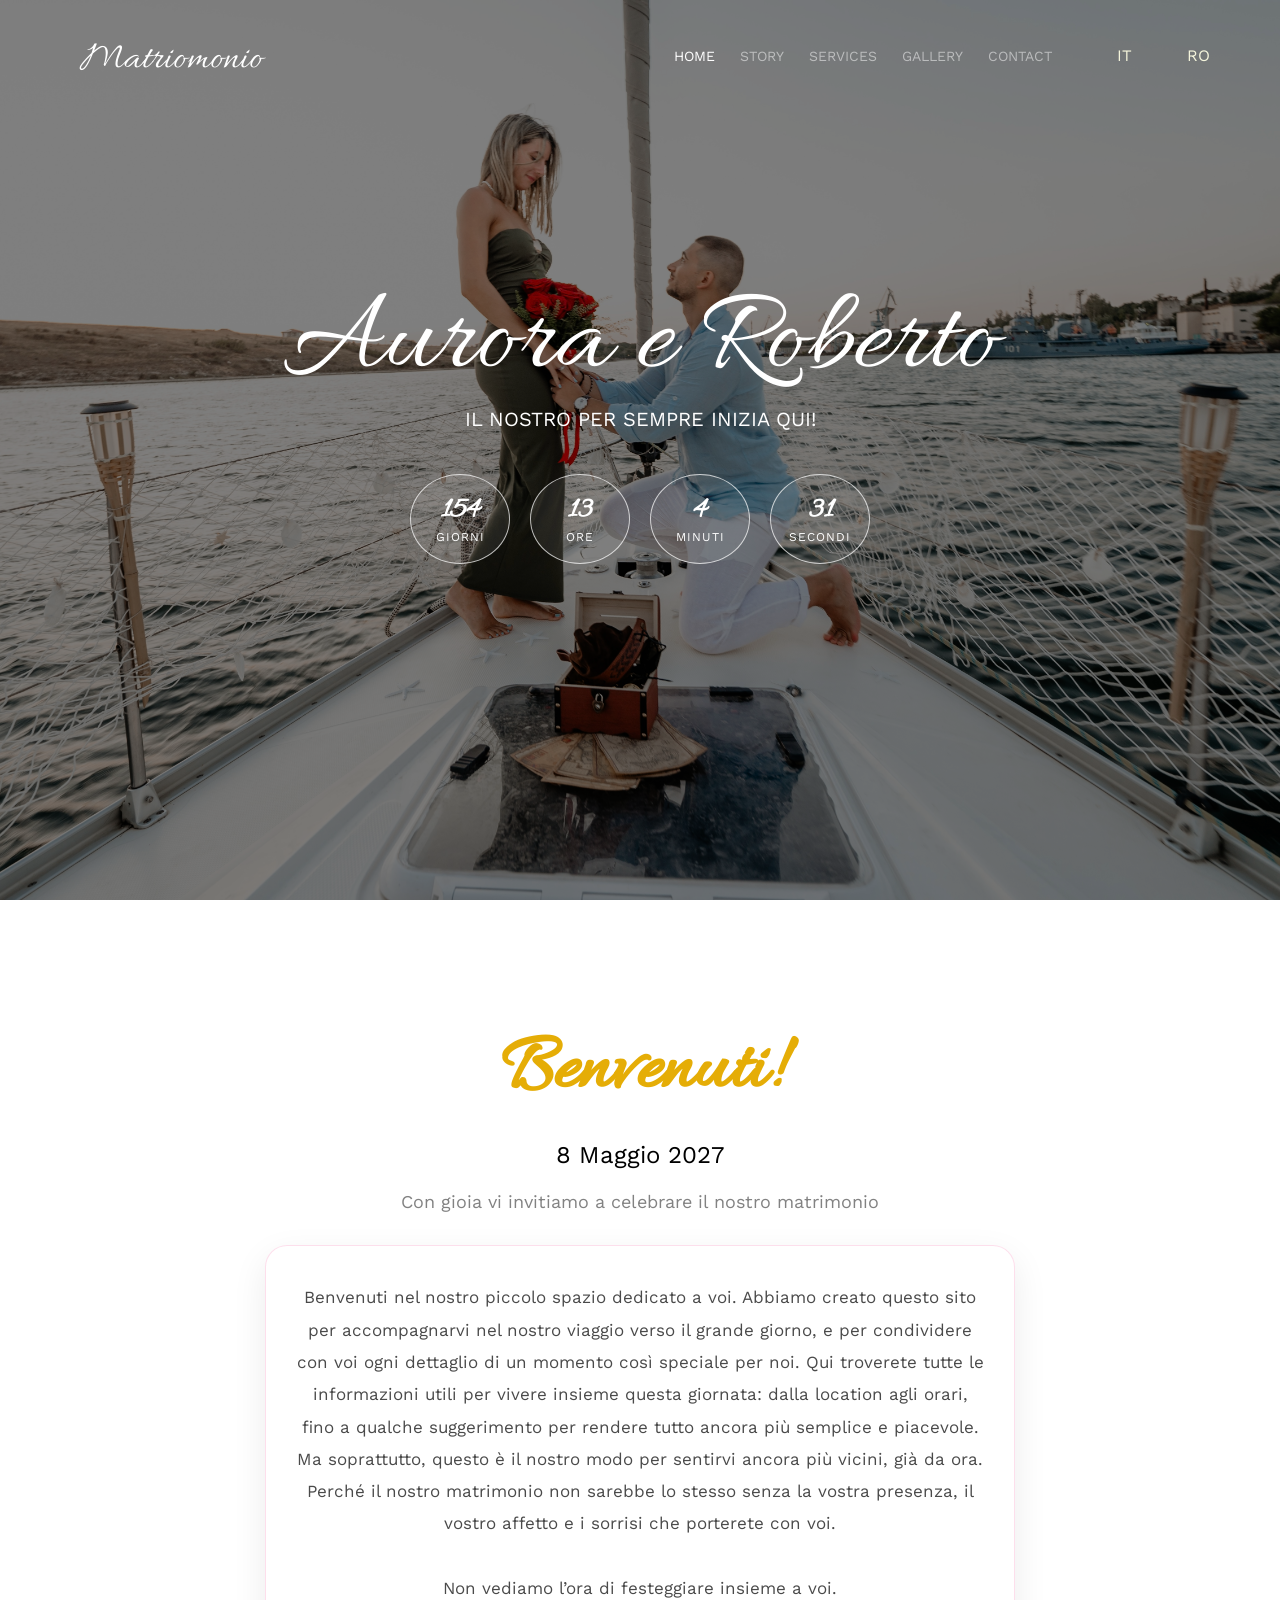
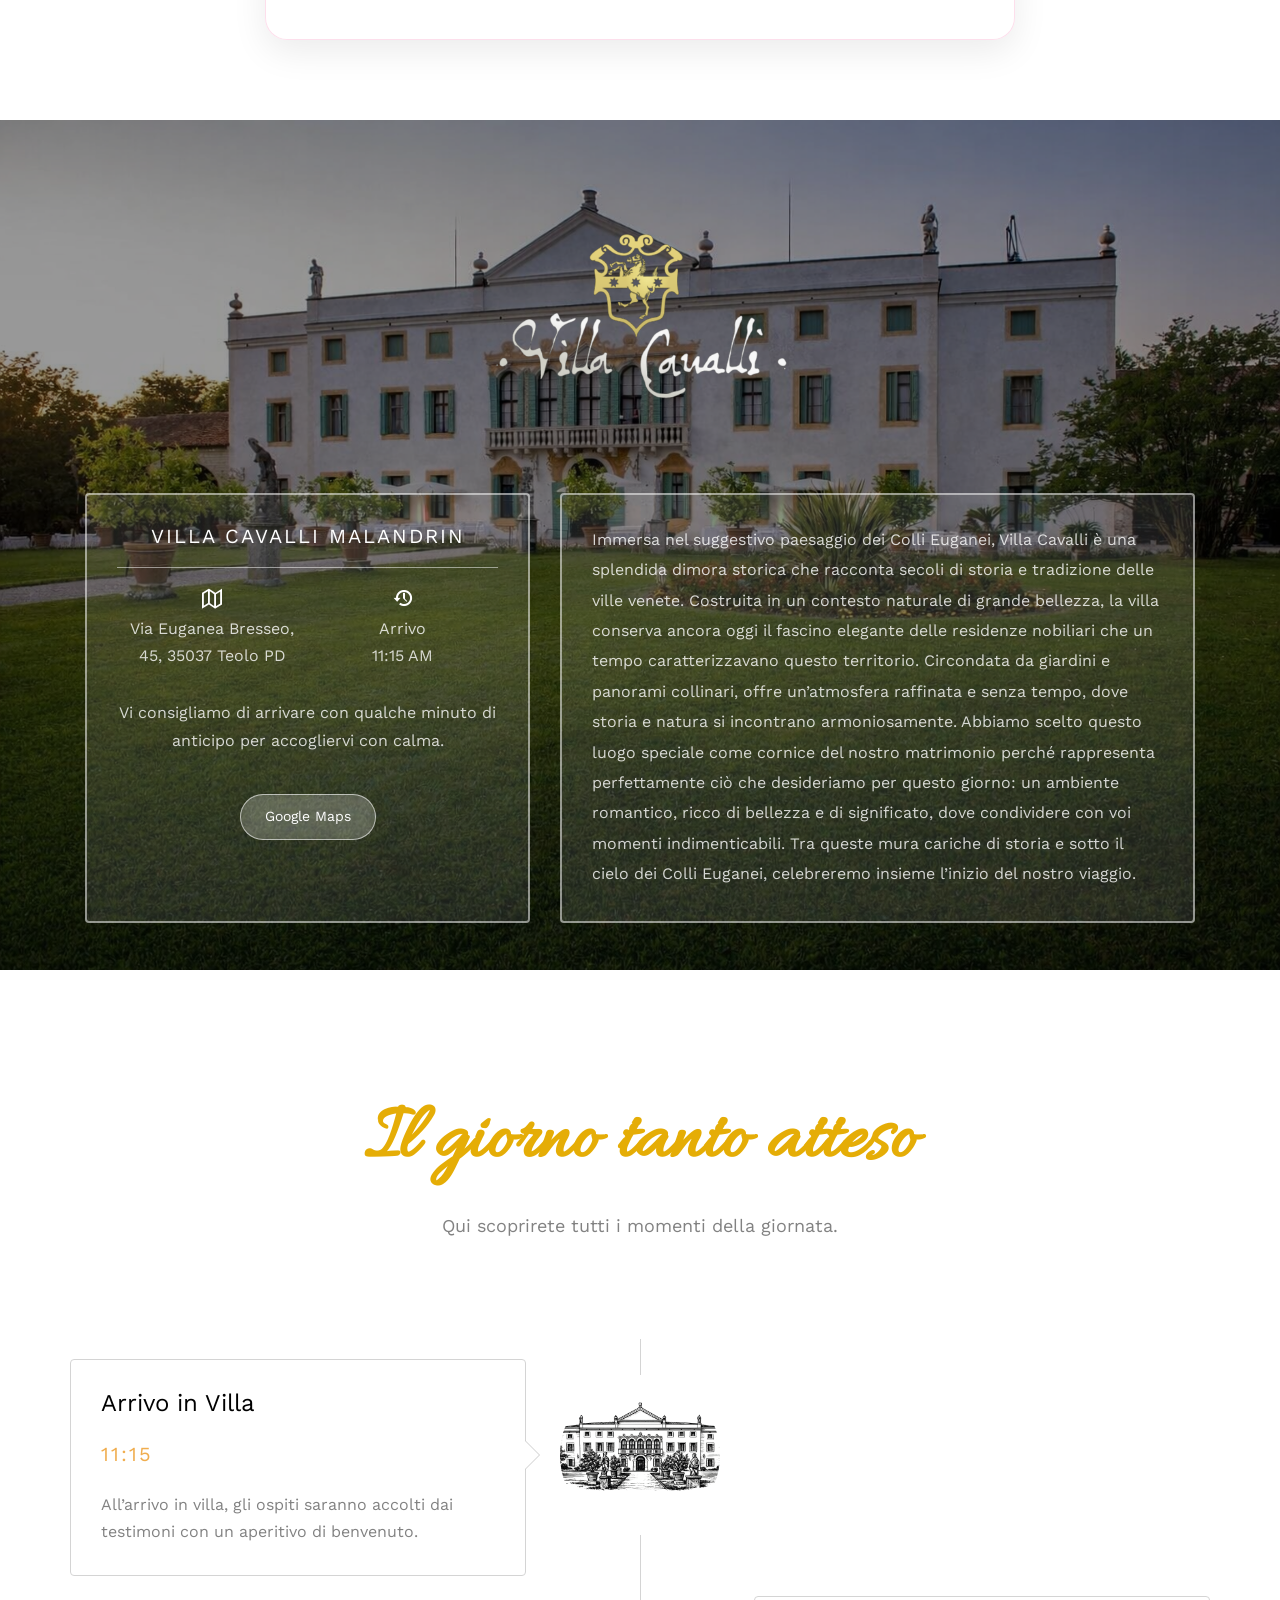
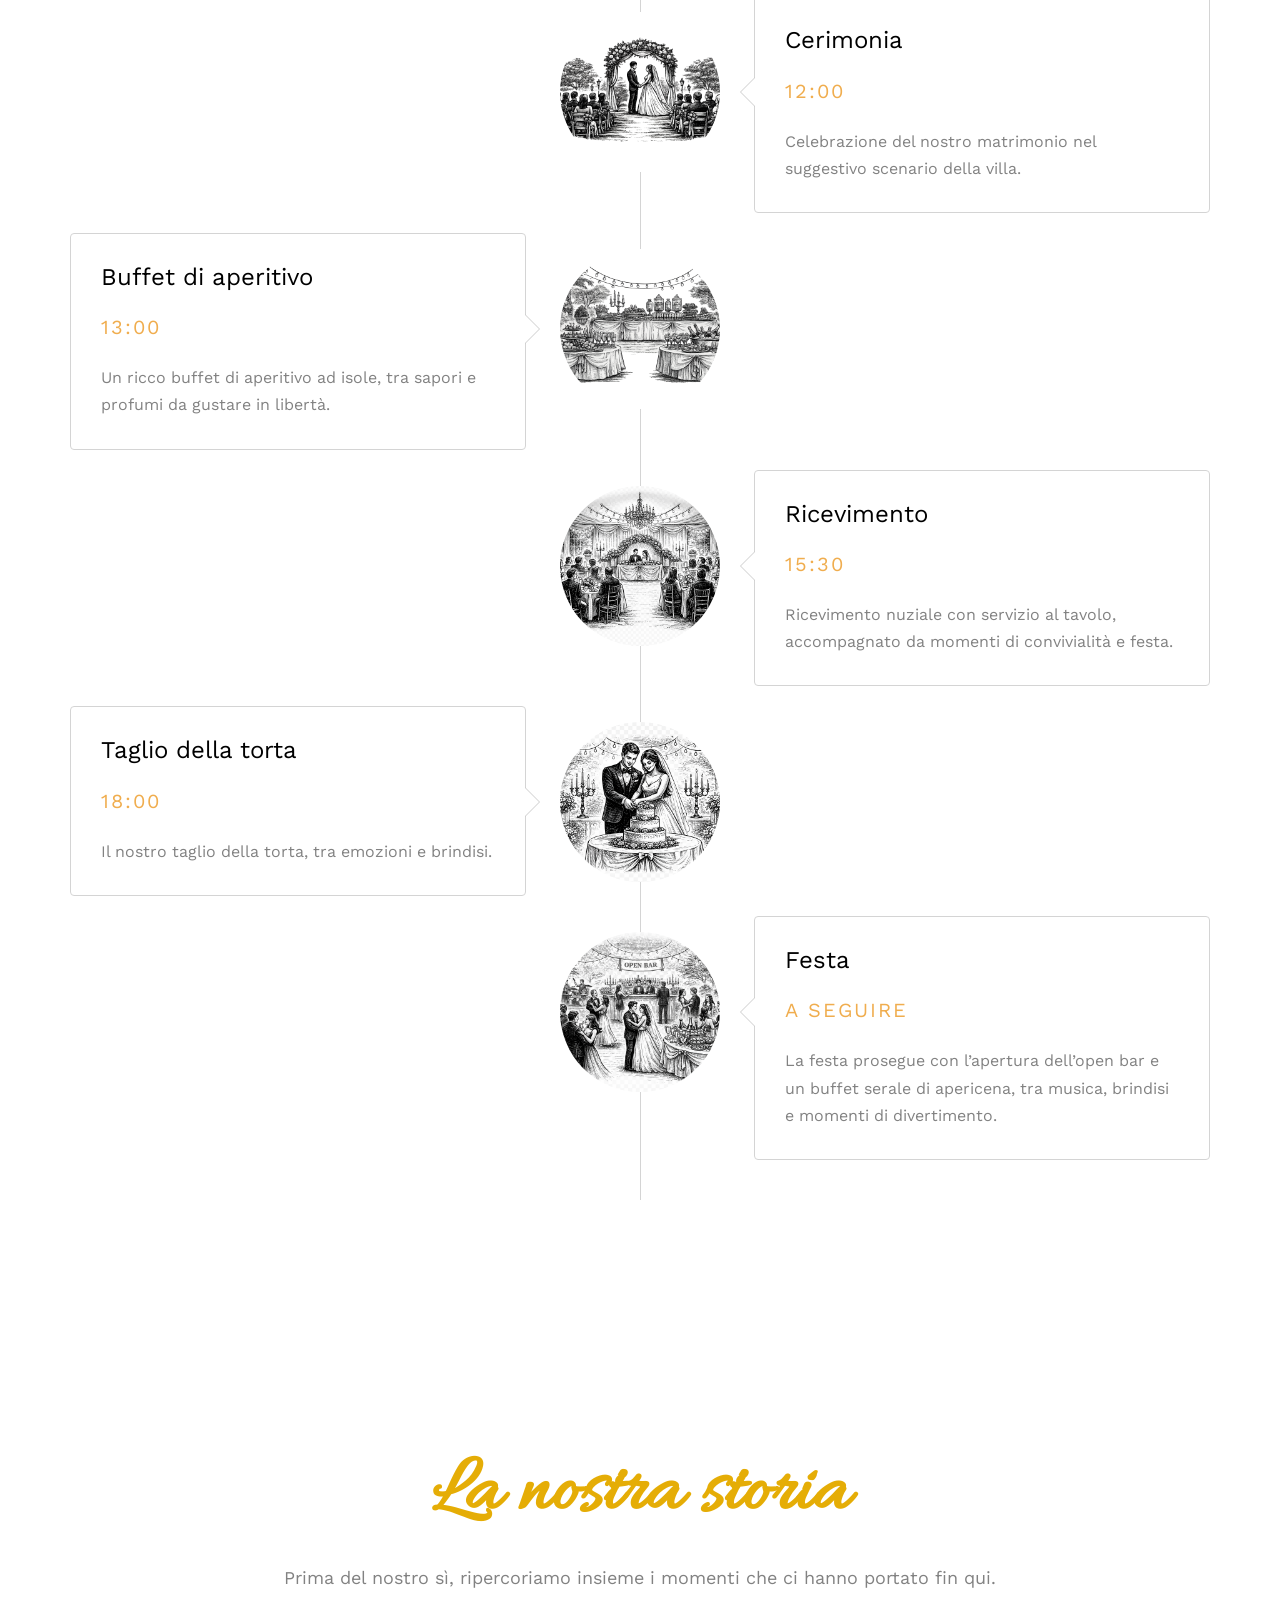
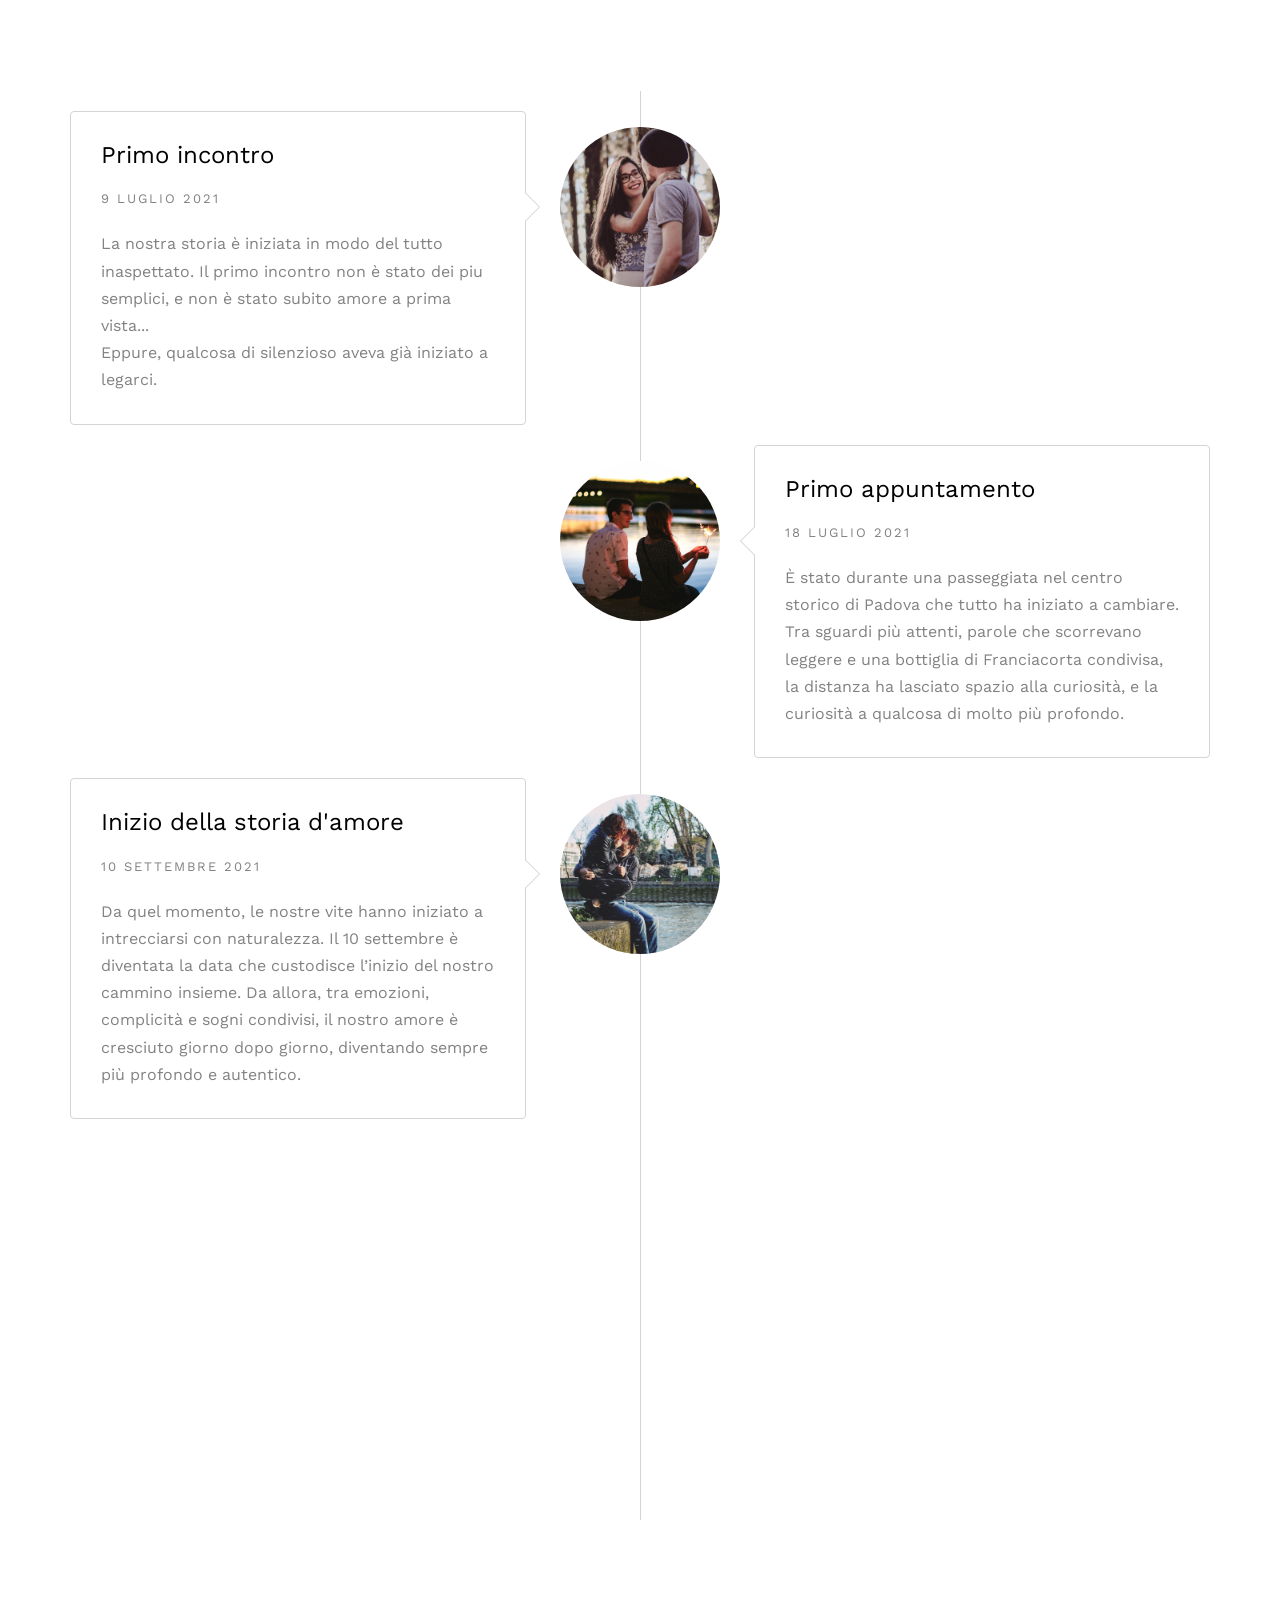
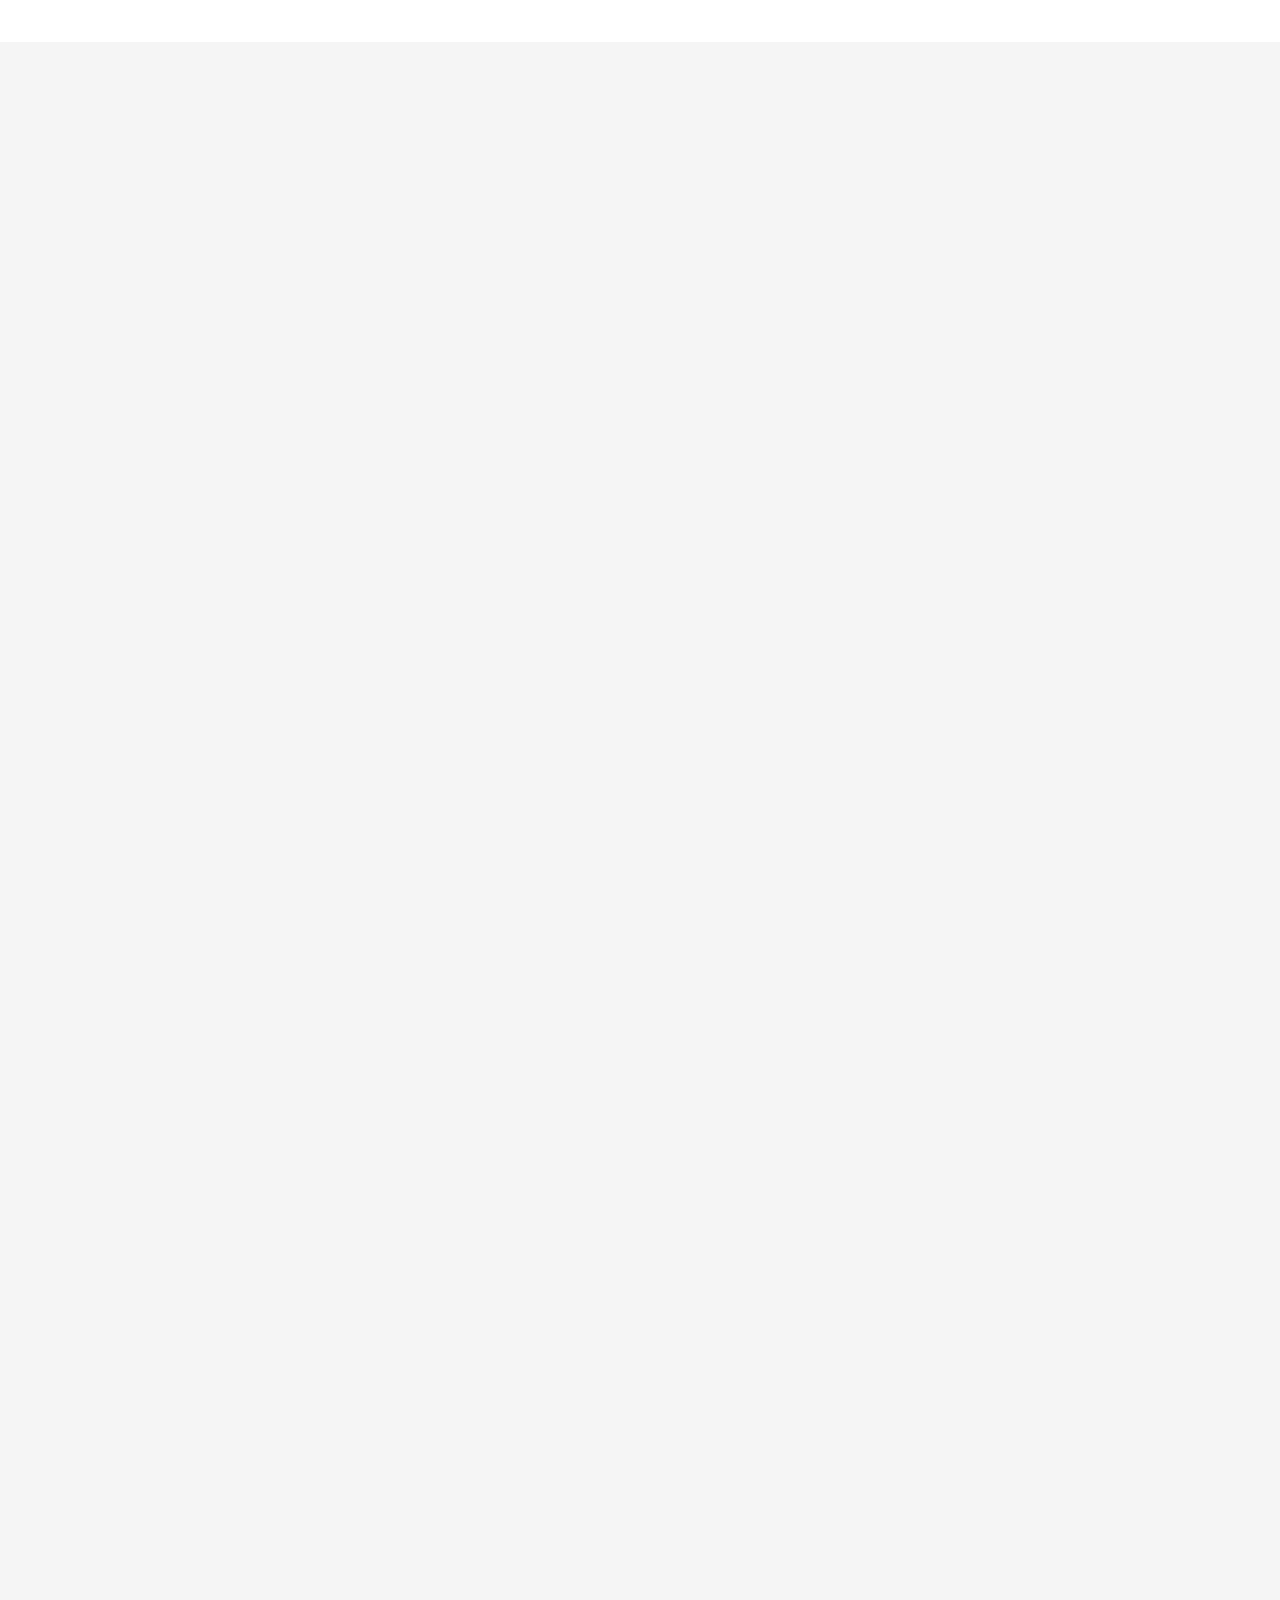
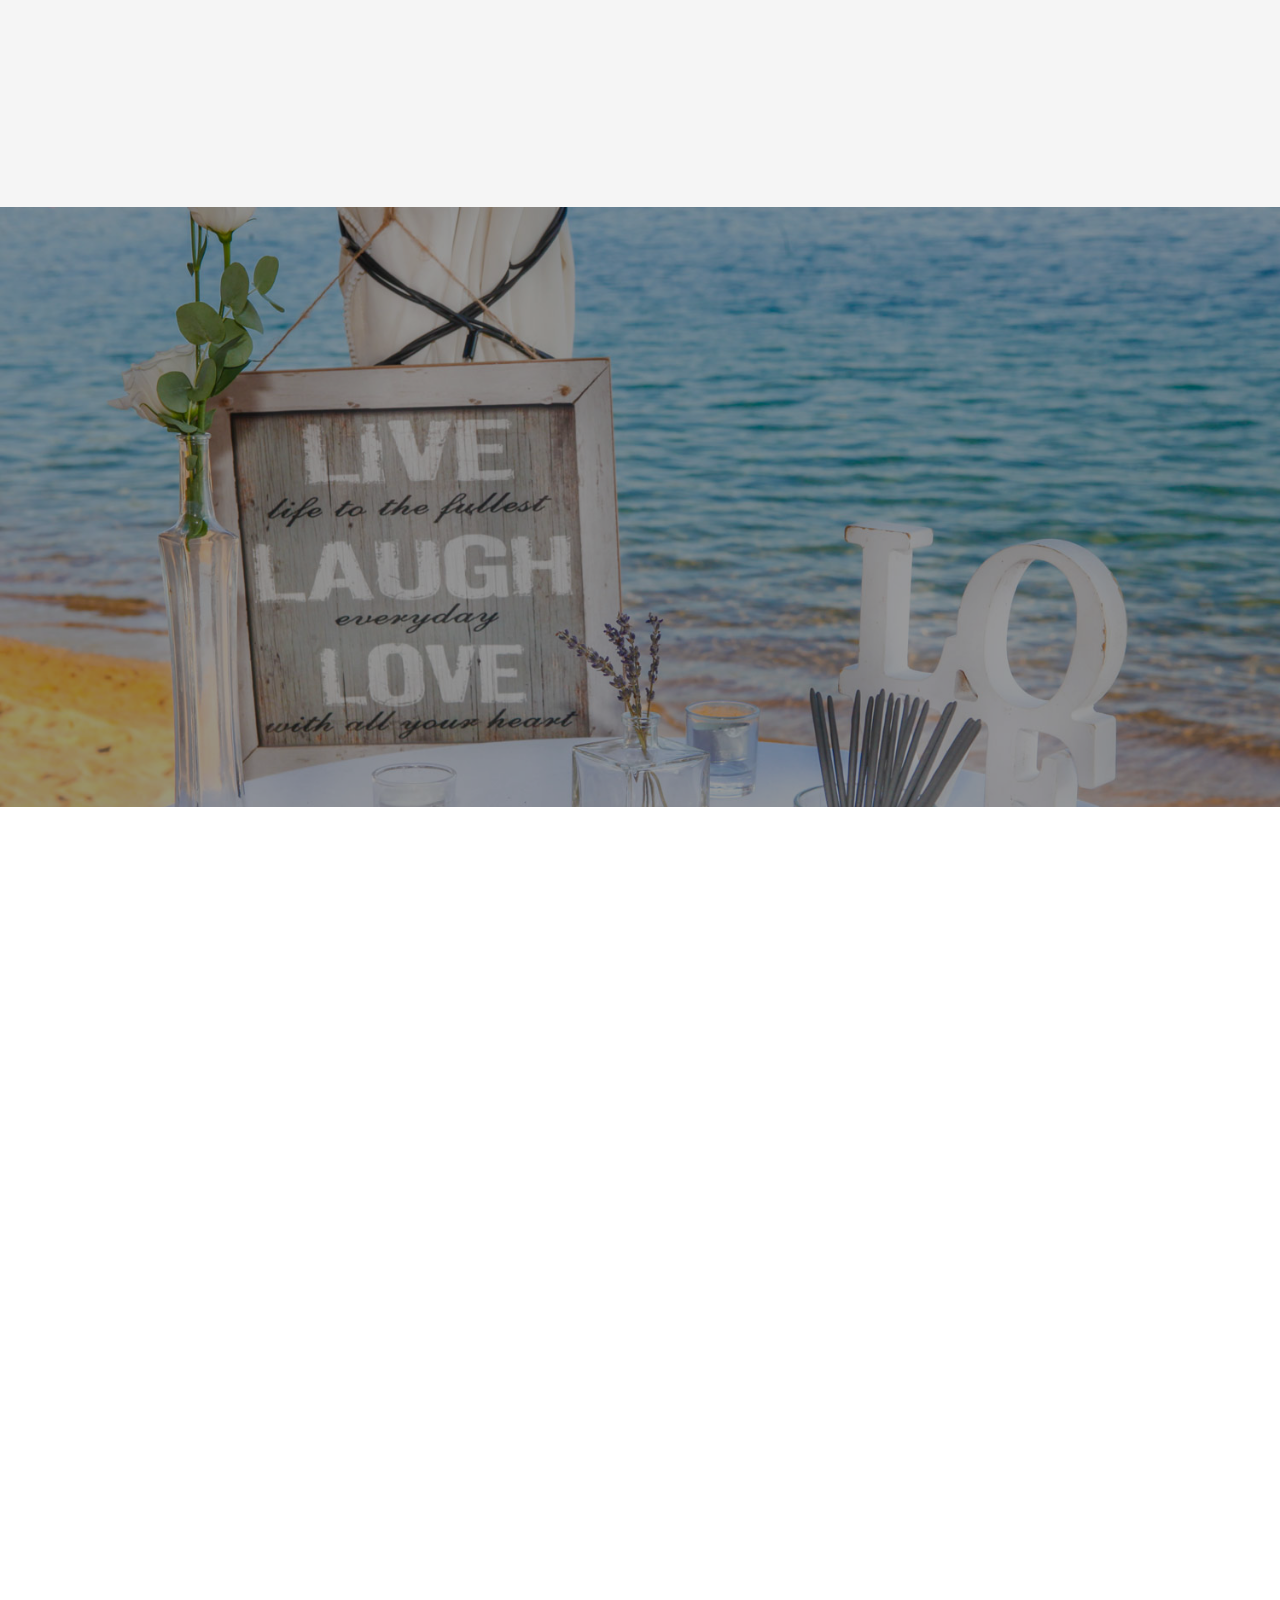
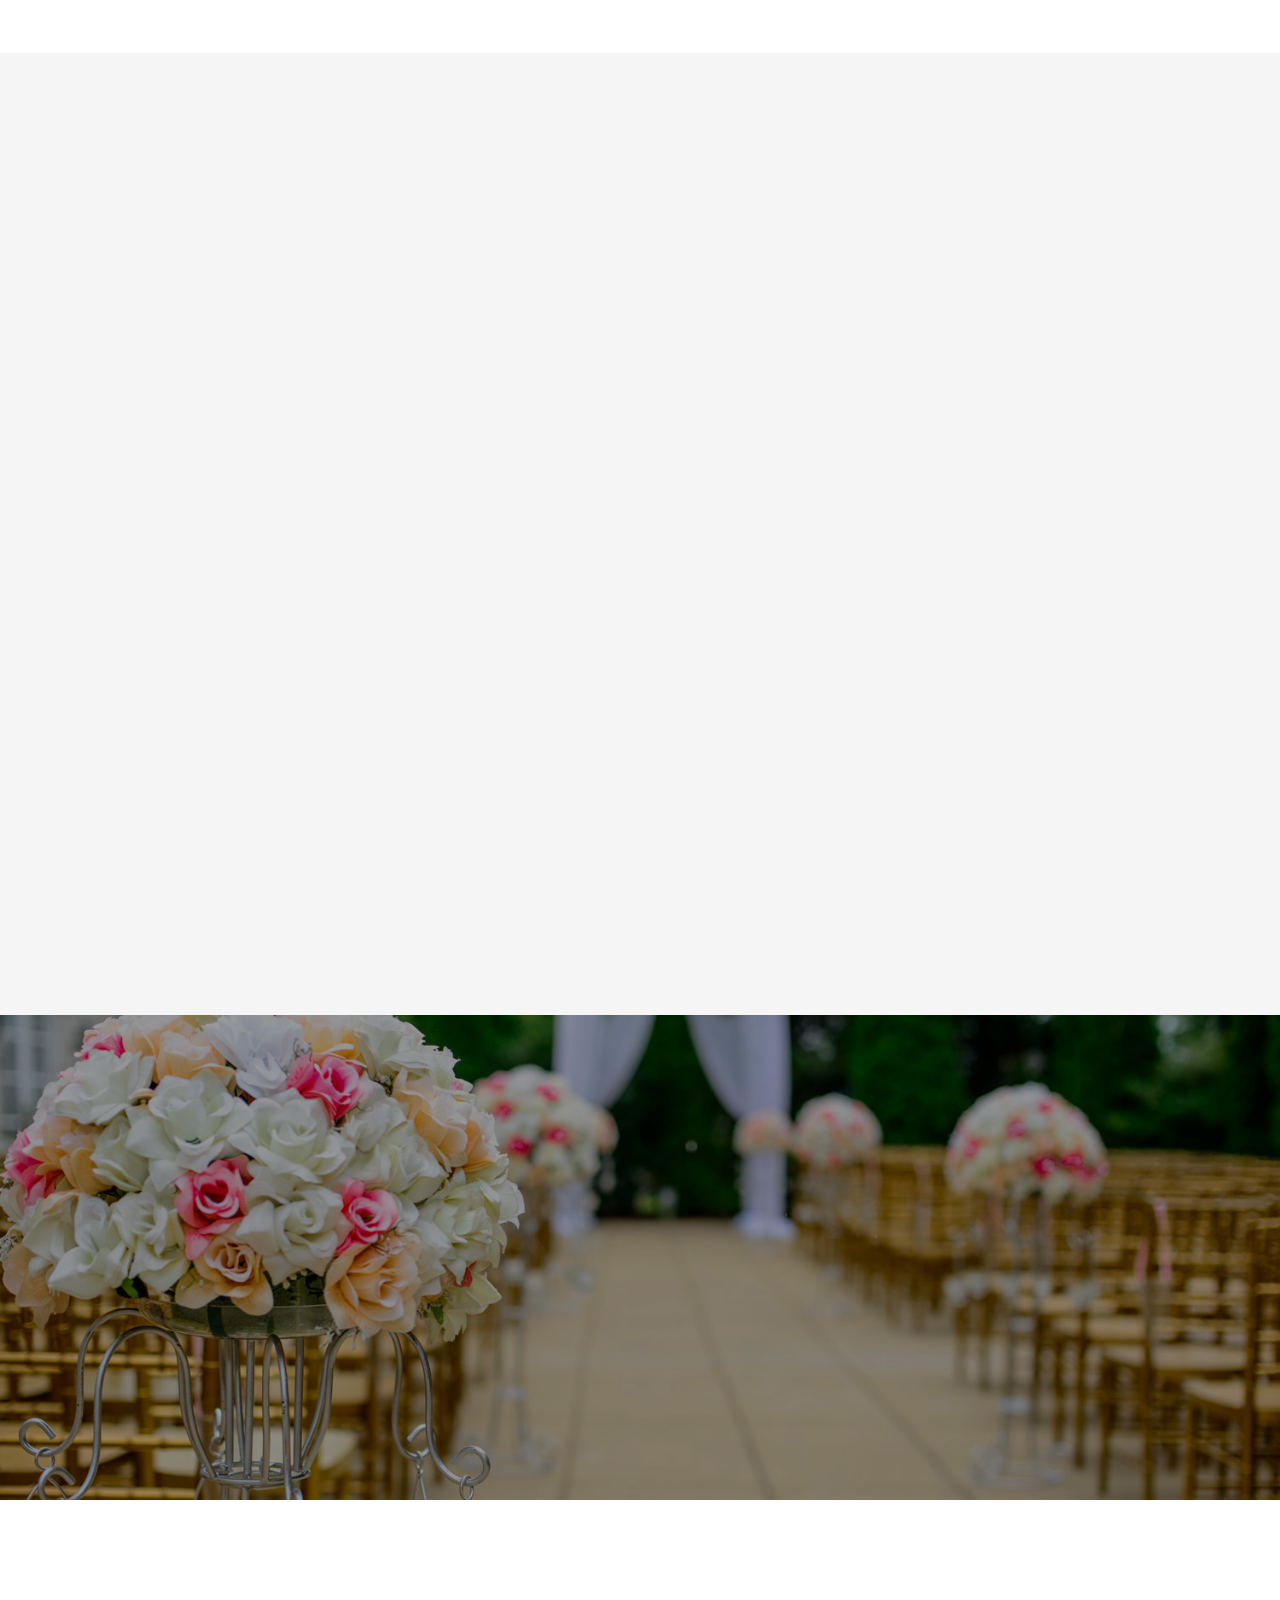
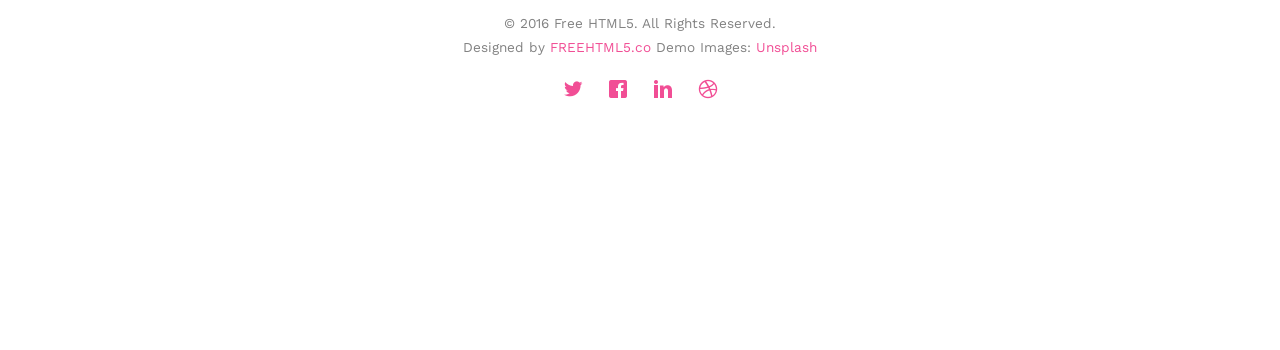
<file: index.html>
<!DOCTYPE html>
<!--[if lt IE 7]>      <html class="no-js lt-ie9 lt-ie8 lt-ie7"> <![endif]-->
<!--[if IE 7]>         <html class="no-js lt-ie9 lt-ie8"> <![endif]-->
<!--[if IE 8]>         <html class="no-js lt-ie9"> <![endif]-->
<!--[if gt IE 8]><!--> <html class="no-js"> <!--<![endif]-->
	<head>
	<meta charset="utf-8">
	<meta http-equiv="X-UA-Compatible" content="IE=edge">
	<title>Wedding &mdash; 100% Free Fully Responsive HTML5 Template by FREEHTML5.co</title>
	<meta name="viewport" content="width=device-width, initial-scale=1">
	<meta name="description" content="Free HTML5 Template by FREEHTML5.CO" />
	<meta name="keywords" content="free html5, free template, free bootstrap, html5, css3, mobile first, responsive" />
	<meta name="author" content="FREEHTML5.CO" />

  <!-- 
	//////////////////////////////////////////////////////

	FREE HTML5 TEMPLATE 
	DESIGNED & DEVELOPED by FREEHTML5.CO
		
	Website: 		http://freehtml5.co/
	Email: 			info@freehtml5.co
	Twitter: 		http://twitter.com/fh5co
	Facebook: 		https://www.facebook.com/fh5co

	//////////////////////////////////////////////////////
	 -->

  	<!-- Facebook and Twitter integration -->
	<meta property="og:title" content=""/>
	<meta property="og:image" content=""/>
	<meta property="og:url" content=""/>
	<meta property="og:site_name" content=""/>
	<meta property="og:description" content=""/>
	<meta name="twitter:title" content="" />
	<meta name="twitter:image" content="" />
	<meta name="twitter:url" content="" />
	<meta name="twitter:card" content="" />

	<link href='https://fonts.googleapis.com/css?family=Work+Sans:400,300,600,400italic,700' rel='stylesheet' type='text/css'>
	<link href="https://fonts.googleapis.com/css?family=Sacramento" rel="stylesheet">
	<link href="https://fonts.googleapis.com/css2?family=Allura&display=swap" rel="stylesheet">
	
	<!-- Animate.css -->
	<link rel="stylesheet" href="css/animate.css">
	<!-- Icomoon Icon Fonts-->
	<link rel="stylesheet" href="css/icomoon.css">
	<!-- Bootstrap  -->
	<link rel="stylesheet" href="css/bootstrap.css">

	<!-- Magnific Popup -->
	<link rel="stylesheet" href="css/magnific-popup.css">

	<!-- Owl Carousel  -->
	<link rel="stylesheet" href="css/owl.carousel.min.css">
	<link rel="stylesheet" href="css/owl.theme.default.min.css">

	<!-- Theme style  -->
	<link rel="stylesheet" href="css/style.css">

	<!-- Modernizr JS -->
	<script src="js/modernizr-2.6.2.min.js"></script>
	<!-- FOR IE9 below -->
	<!--[if lt IE 9]>
	<script src="js/respond.min.js"></script>
	<![endif]-->

	</head>
	<body>
		
	<div class="fh5co-loader"></div>
	
	<div id="page">
	<nav class="fh5co-nav" role="navigation">   <!-- NAVIGATOR -->
		<div class="container">
			<div class="row">
				<div class="col-xs-2">
					<div id="fh5co-logo"><a href="index.html" data-it="Matrimonio" data-ro="Wedding" >Matriomonio</a></div>
				</div>
				<div class="col-xs-10 text-right menu-1">
					<ul>
						<li class="active"><a href="index.html">Home</a></li>
						<li><a href="about.html">Story</a></li>
						<li><a href="services.html">Services</a></li>
						<li><a href="gallery.html">Gallery</a></li>
						<li><a href="contact.html">Contact</a></li>

						<li><button type="button" class="lang-btn active" onclick="setLang('it', this)" style="margin: 0 50px">IT</button></li>
						<li><button type="button" class="lang-btn" onclick="setLang('ro', this)">RO</button></li>
					</ul>
				</div>
			</div>
			
		</div>
	</nav>
	
	<header id="fh5co-header" class="fh5co-cover" role="banner" data-stellar-background-ratio="0.5"> <!-- HOME -->
		<div class="overlay"></div>
		<div class="container">
			<div class="row">
				<div class="col-md-8 col-md-offset-2 text-center">
					<div class="display-t">
						<div class="display-tc animate-box" data-animate-effect="fadeIn">
							<h1>Aurora e Roberto</h1>
							<h2 data-it="IL NOSTRO PER SEMPRE INIZIA QUI!" data-ro="DE AICI ÎNCEPE PENTRU TOTDEAUNA AL NOSTRU">IL NOSTRO PER SEMPRE INIZIA QUI!</h2>
							<div class="simply-countdown simply-countdown-one" id="countdown"></div>
						</div>
					</div>
				</div>
			</div>
		</div>
	</header>

	<div id="fh5co-couple"> <!-- PRESENTAZIONE -->
		<div class="container">
			<div class="row">
				<div class="col-md-8 col-md-offset-2 text-center fh5co-heading animate-box">
					<h2 data-it="Benvenuti!" data-ro="Bine ați venit">Benvenuti!</h2>
					<h3 data-it="8 Maggio 2027" data-ro="8 Mai 2027">8 Maggio 2027</h3>
					<p data-it="Con gioia vi invitiamo a celebrare il nostro matrimonio" data-ro="Cu multă bucurie vă invităm să fiți alături de noi în ziua nunții noastre"
					>Con gioia vi invitiamo a celebrare il nostro matrimonio</p>
					<div class="welcome-box">
						<p data-it="Benvenuti nel nostro piccolo spazio dedicato a voi.
			  Abbiamo creato questo sito per accompagnarvi nel nostro viaggio verso il grande giorno, e per condividere con voi ogni dettaglio di un momento così speciale per noi.
			  Qui troverete tutte le informazioni utili per vivere insieme questa giornata: dalla location agli orari, fino a qualche suggerimento per rendere tutto ancora più semplice e piacevole.
			  Ma soprattutto, questo è il nostro modo per sentirvi ancora più vicini, già da ora. Perché il nostro matrimonio non sarebbe lo stesso senza la vostra presenza, il vostro affetto e i sorrisi che porterete con voi.<br><br>
			  Non vediamo l’ora di festeggiare insieme a voi."
						   data-ro="Bine ați venit în micul nostru spațiu dedicat vouă.
			  Am creat acest site pentru a vă însoți în călătoria noastră spre ziua cea mare și pentru a împărtăși cu voi fiecare detaliu al unui moment atât de special pentru noi.
			  Aici veți găsi toate informațiile utile pentru a trăi alături de noi această zi: de la locație și program, până la câteva sugestii care să facă totul mai simplu și mai plăcut.
			  Dar mai presus de toate, acesta este modul nostru de a vă simți și mai aproape, încă de pe acum. Pentru că nunta noastră nu ar fi la fel fără prezența voastră, fără afecțiunea voastră și fără zâmbetele pe care le veți aduce cu voi.<br><br>
			  Abia așteptăm să sărbătorim împreună cu voi.">
						  Benvenuti nel nostro piccolo spazio dedicato a voi.
						  Abbiamo creato questo sito per accompagnarvi nel nostro viaggio verso il grande giorno, e per condividere con voi ogni dettaglio di un momento così speciale per noi.
						  Qui troverete tutte le informazioni utili per vivere insieme questa giornata: dalla location agli orari, fino a qualche suggerimento per rendere tutto ancora più semplice e piacevole.
						  Ma soprattutto, questo è il nostro modo per sentirvi ancora più vicini, già da ora. Perché il nostro matrimonio non sarebbe lo stesso senza la vostra presenza, il vostro affetto e i sorrisi che porterete con voi.<br><br>
						  Non vediamo l’ora di festeggiare insieme a voi.
						</p>
					</div>
			</div>
		</div>
	</div>

	<div id="fh5co-event" class="fh5co-bg" style="background-image:url(images/fronte_villa_2.png);"> <!-- LOCATION -->
		<div class="overlay"></div>
		<div class="container">
			<div class="row">
				<div class="col-md-8 col-md-offset-2 text-center fh5co-heading animate-box">
					<h2 class="location-logo">
						<img src="images/logo_transparent.png" alt="Villa Cavalli Logo">
					  </h2>
				</div>
			</div>
			<div class="row">
				<div class="display-t">
					<div class="display-tc"> <!---->
						<div class="col-md-12">
							<div class="col-md-5 col-sm-12 text-center">
							  <div class="event-wrap animate-box">
								<h3>Villa Cavalli Malandrin</h3>
								<div class="event-col">
								  <i class="icon-map"></i><span>Via Euganea Bresseo, 45, 35037 Teolo PD</span>
								</div>
								<div class="event-col">
								  <i class="icon-back-in-time"></i>
								  <span data-it="Arrivo" data-ro="Ora sosirii">Arrivo</span>
								  <span>11:15 AM</span>
								</div>
								<p data-it="Vi consigliamo di arrivare con qualche minuto di anticipo per accogliervi con calma."
								   data-ro="Vă sfătuim să ajungeți cu câteva minute mai devreme, pentru a vă primi așa cum se cuvine.">
								  Vi consigliamo di arrivare con qualche minuto di anticipo per accogliervi con calma.
								</p>
								<a href="https://www.google.com/maps?q=Villa+Cavalli+Malandrin+Teolo" target="_blank" class="map-btn">
								  Google Maps
								</a>
							  </div>
							</div>
						  
							<div class="col-md-7 col-sm-12 text-center">
							  <div class="event-wrap animate-box location-text-box">
								<p
								data-it="Immersa nel suggestivo paesaggio dei Colli Euganei, Villa Cavalli è una splendida dimora storica che racconta secoli di storia e tradizione delle ville venete. Costruita in un contesto naturale di grande bellezza, la villa conserva ancora oggi il fascino elegante delle residenze nobiliari che un tempo caratterizzavano questo territorio.
								Circondata da giardini e panorami collinari, offre un’atmosfera raffinata e senza tempo, dove storia e natura si incontrano armoniosamente.
								Abbiamo scelto questo luogo speciale come cornice del nostro matrimonio perché rappresenta perfettamente ciò che desideriamo per questo giorno: un ambiente romantico, ricco di bellezza e di significato, dove condividere con voi momenti indimenticabili.
								Tra queste mura cariche di storia e sotto il cielo dei Colli Euganei, celebreremo insieme l’inizio del nostro viaggio."
								data-ro="Cufundată în farmecul peisajului din Dealurile Euganeene, Villa Cavalli este o reședință istorică deosebită, care poartă în sine ecoul secolelor de istorie și tradiție ale vilelor venețiene. Ridicată într-un cadru natural de o frumusețe rară, vila își păstrează și astăzi eleganța rafinată a reședințelor nobiliare ce defineau odinioară acest ținut.
								Înconjurată de grădini și de priveliști line de deal, oferă o atmosferă atemporală și plină de grație, unde istoria și natura se împletesc în armonie.
								Am ales acest loc deosebit ca decor al nunții noastre pentru că reflectă întru totul ceea ce ne dorim pentru această zi: un cadru romantic, încărcat de frumusețe și semnificație, în care să împărtășim alături de voi clipe de neuitat.
								Între aceste ziduri pline de istorie și sub cerul Dealurilor Euganeene, vom celebra împreună începutul călătoriei noastre.
								"
								>
								  Immersa nel suggestivo paesaggio dei Colli Euganei, Villa Cavalli è una splendida dimora storica che racconta secoli di storia e tradizione delle ville venete. Costruita in un contesto naturale di grande bellezza, la villa conserva ancora oggi il fascino elegante delle residenze nobiliari che un tempo caratterizzavano questo territorio.
								  Circondata da giardini e panorami collinari, offre un’atmosfera raffinata e senza tempo, dove storia e natura si incontrano armoniosamente.
								  Abbiamo scelto questo luogo speciale come cornice del nostro matrimonio perché rappresenta perfettamente ciò che desideriamo per questo giorno: un ambiente romantico, ricco di bellezza e di significato, dove condividere con voi momenti indimenticabili.
								  Tra queste mura cariche di storia e sotto il cielo dei Colli Euganei, celebreremo insieme l’inizio del nostro viaggio.
								</p>
							  </div>
							</div>
						  </div>
					</div> <!---->
				</div>
			</div>
		</div>
	</div>

	<div id="fh5co-couple-story"> <!-- TIMING -->
		<div class="container">
			<div class="row">
				<div class="col-md-8 col-md-offset-2 text-center fh5co-heading animate-box">
					<h2 data-it="Il giorno tanto atteso" data-ro="Ziua mult așteptată">Il giorno tanto atteso</h2>
					<p data-it="Qui scoprirete tutti i momenti della giornata." 
					data-ro="Aici puteți descoperi toate momentele zilei."
					>Qui scoprirete tutti i momenti della giornata.</p>
				</div>
			</div>
			<div class="row">
				<div class="col-md-12 col-md-offset-0">
					<ul class="timeline animate-box">
						<li class="animate-box">
							<div class="timeline-badge" style="background-image:url(images/logo_villa.png);"></div>
							<div class="timeline-panel">
								<div class="timeline-heading">
									<h3 class="timeline-title" data-it="Arrivo in vVlla" data-ro="Sosirea la Vilă">Arrivo in Villa</h3>
									<span class="hour">11:15</span>
								</div>
								<div class="timeline-body">
									<p data-it="All’arrivo in Villa, gli ospiti saranno accolti dai testimoni con un aperitivo di benvenuto." 
										data-ro="La sosirea la Vilă, invitații vor fi întâmpinați de nași cu un aperitiv de bun venit."
									>All’arrivo in villa, gli ospiti saranno accolti dai testimoni con un aperitivo di benvenuto.</p>
								</div>
							</div>
						</li>
						<li class="timeline-inverted animate-box">
							<div class="timeline-badge" style="background-image:url(images/cerimonia.png);"></div>
							<div class="timeline-panel">
								<div class="timeline-heading">
									<h3 class="timeline-title" data-it="Cerimonia" data-ro="Ceremonia">Cerimonia</h3>
									<span class="hour">12:00</span>
								</div>
								<div class="timeline-body">
									<p data-it="Celebrazione del nostro matrimonio nel suggestivo scenario della villa."
										data-ro="Celebrerea căsătoriei noastre în cadrul fermecător al vilei."
									>Celebrazione del nostro matrimonio nel suggestivo scenario della villa.</p>
								</div>
							</div>
						</li>
						<li class="animate-box">
							<div class="timeline-badge" style="background-image:url(images/buffet.png);"></div>
							<div class="timeline-panel">
								<div class="timeline-heading">
									<h3 class="timeline-title" data-it="Buffet di aperitivo" data-ro="Bufet de aperitive">Buffet di aperitivo</h3>
									<span class="hour">13:00</span>
								</div>
								<div class="timeline-body">
									<p data-it="Un ricco buffet di aperitivo ad isole, tra sapori e profumi da gustare in libertà."
									data-ro="Un bufet de aperitive organizat pe insule, cu diverse specialități de descoperit și savurat în voie."
									>Un ricco buffet di aperitivo ad isole, tra sapori e profumi da gustare in libertà.</p>
								</div>
							</div>
						</li>
						<li class="timeline-inverted animate-box">
							<div class="timeline-badge" style="background-image:url(images/ricevimento.png);"></div>
							<div class="timeline-panel">
								<div class="timeline-heading">
									<h3 class="timeline-title" data-it="Ricevimento" data-ro="Prânz">Ricevimento</h3>
									<span class="hour">15:30</span>
								</div>
								<div class="timeline-body">
									<p data-it="Un prânz elegant, servit la masă, alături de momente de bucurie și voie bună."
										data-ro="Ricevimento nuziale con servizio al tavolo, accompagnato da momenti di convivialità e festa.”"
									>Ricevimento nuziale con servizio al tavolo, accompagnato da momenti di convivialità e festa.</p>
								</div>
							</div>
						</li>
						<li class="animate-box">
							<div class="timeline-badge" style="background-image:url(images/taglio_torta.png);"></div>
							<div class="timeline-panel">
								<div class="timeline-heading">
									<h3 class="timeline-title" data-it="Taglio della torta" data-ro="Bufet de aperitive">Taglio della torta</h3>
									<span class="hour">18:00</span>
								</div>
								<div class="timeline-body">
									<p data-it="Il nostro taglio della torta, tra emozioni e brindisi."
									data-ro="Tăierea tortului nostru, un moment plin de emoții și urări."
									>Il nostro taglio della torta, tra emozioni e brindisi.</p>
								</div>
							</div>
						</li>
						<li class="timeline-inverted animate-box">
							<div class="timeline-badge" style="background-image:url(images/festa.png);"></div>
							<div class="timeline-panel">
								<div class="timeline-heading">
									<h3 class="timeline-title" data-it="Festa" data-ro="Petrecere">Festa</h3>
									<span class="hour" data-it="A seguire" data-ro="În continuare">A seguire</span>
								</div>
								<div class="timeline-body">
									<p data-it="La festa prosegue con l’apertura dell’open bar e un buffet serale di apericena, tra musica, brindisi e momenti di divertimento."
										data-ro="Petrecerea continuă cu deschiderea open barului și un bufet seral de apericină, cu muzică și momente de distracție.”"
									>La festa prosegue con l’apertura dell’open bar e un buffet serale di apericena, tra musica, brindisi e momenti di divertimento.</p>
								</div>
							</div>
						</li>
			    	</ul>
				</div>
			</div>
		</div>
	</div>



	<div id="fh5co-couple-story"> <!-- LA NOSTRA STORIA -->
		<div class="container">
			<div class="row">
				<div class="col-md-8 col-md-offset-2 text-center fh5co-heading animate-box">
					<h2 data-it="La nostra storia" data-ro="Povestea noastră">La nostra storia</h2>
					<p data-it="Prima del nostro sì, ripercoriamo insieme i momenti che ci hanno portato fin qui." data-ro="Înainte de a spune „da”, să retrăim împreună momentele care ne-au adus aici.">Prima del nostro sì, ripercoriamo insieme i momenti che ci hanno portato fin qui.</p>
				</div>
			</div>
			<div class="row">
				<div class="col-md-12 col-md-offset-0">
					<ul class="timeline animate-box">
						<li class="animate-box">
							<div class="timeline-badge" style="background-image:url(images/couple-1.jpg);"></div>
							<div class="timeline-panel">
								<div class="timeline-heading">
									<h3 class="timeline-title" data-it="Primo incontro" data-ro="Momentul primei întâlniri">Primo incontro</h3>
									<span class="date" data-it="11 Luglio 2021" data-ro="11 Iulie 2021">9 Luglio 2021</span>
								</div>
								<div class="timeline-body">
									<p data-it="La nostra storia è iniziata in modo del tutto inaspettato. Il primo incontro non è stato dei piu semplici, e non è stato subito amore a prima vista... 
									Eppure, qualcosa di silenzioso aveva già iniziato a legarci." 
										data-ro="Povestea noastră a început într-un mod complet neașteptat. Prima întâlnire nu a fost deloc ușoară, și cu siguranză nu a fost dragoste la prima vedere… 
										Dar, în tăcere, ceva deja începuse să ne apropie"
									>La nostra storia è iniziata in modo del tutto inaspettato. Il primo incontro non è stato dei piu semplici, e non è stato subito amore a prima vista... <br>Eppure, 
									qualcosa di silenzioso aveva già iniziato a legarci.</p>
								</div>
							</div>
						</li>
						<li class="timeline-inverted animate-box">
							<div class="timeline-badge" style="background-image:url(images/couple-2.jpg);"></div>
							<div class="timeline-panel">
								<div class="timeline-heading">
									<h3 class="timeline-title" data-it="Primo appuntamento" data-ro="Primul date">Primo appuntamento</h3>
									<span class="date" data-it="18 Luglio 2021" data-ro="18 Iulie 2021">18 Luglio 2021</span>
								</div>
								<div class="timeline-body">
									<p data-it="È stato durante una passeggiata nel centro storico di Padova che tutto ha iniziato a cambiare. 
									Tra sguardi più attenti, parole che scorrevano leggere e una bottiglia di Franciacorta condivisa, 
									la distanza ha lasciato spazio alla curiosità, e la curiosità a qualcosa di molto più profondo."
										data-ro="Într-o plimbare prin centrul vechi al Padovei, ceva a început să se schimbe.
										Priviri care spuneau mai mult, cuvinte ușoare și o sticlă de Franciacorta împărțită…
										distanța s-a topit în curiozitate, iar curiozitatea în ceva profund.
										"
									>È stato durante una passeggiata nel centro storico di Padova che tutto ha iniziato a cambiare. 
										Tra sguardi più attenti, parole che scorrevano leggere e una bottiglia di Franciacorta condivisa, 
										la distanza ha lasciato spazio alla curiosità, e la curiosità a qualcosa di molto più profondo.</p>
								</div>
							</div>
						</li>
						<li class="animate-box">
							<div class="timeline-badge" style="background-image:url(images/couple-3.jpg);"></div>
							<div class="timeline-panel">
								<div class="timeline-heading">
									<h3 class="timeline-title" data-it="Inizio della storia d'amore" data-ro="Începutul poveștii de dragoste">Inizio della storia d'amore</h3>
									<span class="date" data-it="10 Settembre 2021" data-ro="10 Semptembrie 2021">10 Settembre 2021</span>
								</div>
								<div class="timeline-body">
									<p data-it="a quel momento, le nostre vite hanno iniziato a intrecciarsi con naturalezza.
									Il 10 settembre è diventata la data che custodisce l’inizio del nostro cammino insieme.
									Da allora, tra emozioni, complicità e sogni condivisi, il nostro amore è cresciuto giorno dopo giorno, diventando sempre più profondo e autentico."
									data-ro="Din acel moment, viețile noastre au început să se împletească în mod firesc.
									Data de 10 septembrie a devenit ziua care păstrează începutul drumului nostru împreună.
									De atunci, printre emoții, complicitate și vise împărtășite, iubirea noastră a crescut zi după zi, devenind tot mai profundă și autentică."
									>Da quel momento, le nostre vite hanno iniziato a intrecciarsi con naturalezza.
										Il 10 settembre è diventata la data che custodisce l’inizio del nostro cammino insieme.
										Da allora, tra emozioni, complicità e sogni condivisi, il nostro amore è cresciuto giorno dopo giorno, diventando sempre più profondo e autentico.</p>
								</div>
							</div>
						</li>
						<li class="timeline-inverted animate-box">
							<div class="timeline-badge" style="background-image:url(images/couple-2.jpg);"></div>
							<div class="timeline-panel">
								<div class="timeline-heading">
									<h3 class="timeline-title" data-it="La proposta" data-ro="Cererea în căsătorie">La proposta</h3>
									<span class="date" data-it="21 Agosto 2025" data-ro="21 August 2025">21 Agosto 2025</span>
								</div>
								<div class="timeline-body">
									<p data-it="Infine,il sogno ha preso forma. In barca a vela, circondati dall'orizzonte e guidati solo dal vento, è arrivata la proposta di matrimonio: 
									un 'sì' che ha racchiuso ogni passo fatto insieme e tutti quelli che verranno.
									Da un inizio inaspettato è nata la nostra storia più bella.
									E questo è solo l'inizio del nostro per sempre."
										data-ro="În final, visul a prins contur. Pe o barcă cu vele, înconjurați de orizont și ghidați doar de vânt, a venit cererea în căsătorie: un „da” care a cuprins fiecare pas făcut împreună și pe toți cei care vor urma.
										Dintr-un început neașteptat s-a născut cea mai frumoasă poveste a noastră.
										Și acesta este doar începutul lui „pentru totdeauna”"
									>Infine,il sogno ha preso forma. In barca a vela, circondati dall'orizzonte e guidati solo dal vento, è arrivata la proposta di matrimonio: 
									un "sì" che ha racchiuso ogni passo fatto insieme e tutti quelli che verranno.
									Da un inizio inaspettato è nata la nostra storia più bella.
									E questo è solo l'inizio del nostro per sempre.</p>
								</div>
							</div>
						</li>
			    	</ul>
				</div>
			</div>
		</div>
	</div>

		

	<div id="fh5co-gallery" class="fh5co-section-gray">   <!-- WEDDING GALLERY -->
		<div class="container">
			<div class="row">
				<div class="col-md-8 col-md-offset-2 text-center fh5co-heading animate-box">
					<span>Our Memories</span>
					<h2>Wedding Gallery</h2>
					<p>Far far away, behind the word mountains, far from the countries Vokalia and Consonantia, there live the blind texts.</p>
				</div>
			</div>
			<div class="row row-bottom-padded-md">
				<div class="col-md-12">
					<ul id="fh5co-gallery-list">
						
						<li class="one-third animate-box" data-animate-effect="fadeIn" style="background-image: url(images/gallery-1.jpg); "> 
						<a href="images/gallery-1.jpg">
							<div class="case-studies-summary">
								<span>14 Photos</span>
								<h2>Two Glas of Juice</h2>
							</div>
						</a>
					</li>
					<li class="one-third animate-box" data-animate-effect="fadeIn" style="background-image: url(images/gallery-2.jpg); ">
						<a href="#" class="color-2">
							<div class="case-studies-summary">
								<span>30 Photos</span>
								<h2>Timer starts now!</h2>
							</div>
						</a>
					</li>


					<li class="one-third animate-box" data-animate-effect="fadeIn" style="background-image: url(images/gallery-3.jpg); ">
						<a href="#" class="color-3">
							<div class="case-studies-summary">
								<span>90 Photos</span>
								<h2>Beautiful sunset</h2>
							</div>
						</a>
					</li>
					<li class="one-third animate-box" data-animate-effect="fadeIn" style="background-image: url(images/gallery-4.jpg); ">
						<a href="#" class="color-4">
							<div class="case-studies-summary">
								<span>12 Photos</span>
								<h2>Company's Conference Room</h2>
							</div>
						</a>
					</li>

						<li class="one-third animate-box" data-animate-effect="fadeIn" style="background-image: url(images/gallery-5.jpg); ">
							<a href="#" class="color-3">
								<div class="case-studies-summary">
									<span>50 Photos</span>
									<h2>Useful baskets</h2>
								</div>
							</a>
						</li>
						<li class="one-third animate-box" data-animate-effect="fadeIn" style="background-image: url(images/gallery-6.jpg); ">
							<a href="#" class="color-4">
								<div class="case-studies-summary">
									<span>45 Photos</span>
									<h2>Skater man in the road</h2>
								</div>
							</a>
						</li>

						<li class="one-third animate-box" data-animate-effect="fadeIn" style="background-image: url(images/gallery-7.jpg); ">
							<a href="#" class="color-4">
								<div class="case-studies-summary">
									<span>35 Photos</span>
									<h2>Two Glas of Juice</h2>
								</div>
							</a>
						</li>

						<li class="one-third animate-box" data-animate-effect="fadeIn" style="background-image: url(images/gallery-8.jpg); "> 
							<a href="#" class="color-5">
								<div class="case-studies-summary">
									<span>90 Photos</span>
									<h2>Timer starts now!</h2>
								</div>
							</a>
						</li>
						<li class="one-third animate-box" data-animate-effect="fadeIn" style="background-image: url(images/gallery-9.jpg); ">
							<a href="#" class="color-6">
								<div class="case-studies-summary">
									<span>56 Photos</span>
									<h2>Beautiful sunset</h2>
								</div>
							</a>
						</li>
					</ul>		
				</div>
			</div>
		</div>
	</div>

	<div id="fh5co-counter" class="fh5co-bg fh5co-counter" style="background-image:url(images/img_bg_5.jpg);"> <!-- BLOCCO NUMERI -->
		<div class="overlay"></div>
		<div class="container">
			<div class="row">
				<div class="display-t">
					<div class="display-tc">
						<div class="col-md-3 col-sm-6 animate-box">
							<div class="feature-center">
								<span class="icon">
									<i class="icon-users"></i>
								</span>

								<span class="counter js-counter" data-from="0" data-to="500" data-speed="5000" data-refresh-interval="50">1</span>
								<span class="counter-label">Estimated Guest</span>

							</div>
						</div>
						<div class="col-md-3 col-sm-6 animate-box">
							<div class="feature-center">
								<span class="icon">
									<i class="icon-user"></i>
								</span>

								<span class="counter js-counter" data-from="0" data-to="1000" data-speed="5000" data-refresh-interval="50">1</span>
								<span class="counter-label">We Catter</span>
							</div>
						</div>
						<div class="col-md-3 col-sm-6 animate-box">
							<div class="feature-center">
								<span class="icon">
									<i class="icon-calendar"></i>
								</span>
								<span class="counter js-counter" data-from="0" data-to="402" data-speed="5000" data-refresh-interval="50">1</span>
								<span class="counter-label">Events Done</span>
							</div>
						</div>
						<div class="col-md-3 col-sm-6 animate-box">
							<div class="feature-center">
								<span class="icon">
									<i class="icon-clock"></i>
								</span>

								<span class="counter js-counter" data-from="0" data-to="2345" data-speed="5000" data-refresh-interval="50">1</span>
								<span class="counter-label">Hours Spent</span>

							</div>
						</div>
					</div>
				</div>
			</div>
		</div>
	</div>

	<div id="fh5co-testimonial"> <!-- TESTIMONIAL -->
		<div class="container">
			<div class="row">
				<div class="row animate-box">
					<div class="col-md-8 col-md-offset-2 text-center fh5co-heading">
						<span>Best Wishes</span>
						<h2>Friends Wishes</h2>
					</div>
				</div>
				<div class="row">
					<div class="col-md-12 animate-box">
						<div class="wrap-testimony">
							<div class="owl-carousel-fullwidth">
								<div class="item">
									<div class="testimony-slide active text-center">
										<figure>
											<img src="images/couple-1.jpg" alt="user">
										</figure>
										<span>John Doe, via <a href="#" class="twitter">Twitter</a></span>
										<blockquote>
											<p>"Far far away, behind the word mountains, far from the countries Vokalia and Consonantia, there live the blind texts. Separated they live in Bookmarksgrove right at the coast of the Semantics"</p>
										</blockquote>
									</div>
								</div>
								<div class="item">
									<div class="testimony-slide active text-center">
										<figure>
											<img src="images/couple-2.jpg" alt="user">
										</figure>
										<span>John Doe, via <a href="#" class="twitter">Twitter</a></span>
										<blockquote>
											<p>"Far far away, behind the word mountains, far from the countries Vokalia and Consonantia, at the coast of the Semantics, a large language ocean."</p>
										</blockquote>
									</div>
								</div>
								<div class="item">
									<div class="testimony-slide active text-center">
										<figure>
											<img src="images/couple-3.jpg" alt="user">
										</figure>
										<span>John Doe, via <a href="#" class="twitter">Twitter</a></span>
										<blockquote>
											<p>"Far far away, far from the countries Vokalia and Consonantia, there live the blind texts. Separated they live in Bookmarksgrove right at the coast of the Semantics, a large language ocean."</p>
										</blockquote>
									</div>
								</div>
							</div>
						</div>
					</div>
				</div>
			</div>
		</div>
	</div>

	<div id="fh5co-services" class="fh5co-section-gray"> <!-- SERVIZI OFFERTI -->
		<div class="container">
			
			<div class="row animate-box">
				<div class="col-md-8 col-md-offset-2 text-center fh5co-heading">
					<h2>We Offer Services</h2>
					<p>Dignissimos asperiores vitae velit veniam totam fuga molestias accusamus alias autem provident. Odit ab aliquam dolor eius.</p>
				</div>
			</div>

			<div class="row">
				<div class="col-md-6">
					<div class="feature-left animate-box" data-animate-effect="fadeInLeft">
						<span class="icon">
							<i class="icon-calendar"></i>
						</span>
						<div class="feature-copy">
							<h3>We Organized Events</h3>
							<p>Facilis ipsum reprehenderit nemo molestias. Aut cum mollitia reprehenderit. Eos cumque dicta adipisci architecto culpa amet.</p>
						</div>
					</div>

					<div class="feature-left animate-box" data-animate-effect="fadeInLeft">
						<span class="icon">
							<i class="icon-image"></i>
						</span>
						<div class="feature-copy">
							<h3>Photoshoot</h3>
							<p>Facilis ipsum reprehenderit nemo molestias. Aut cum mollitia reprehenderit. Eos cumque dicta adipisci architecto culpa amet.</p>
						</div>
					</div>

					<div class="feature-left animate-box" data-animate-effect="fadeInLeft">
						<span class="icon">
							<i class="icon-video"></i>
						</span>
						<div class="feature-copy">
							<h3>Video Editing</h3>
							<p>Facilis ipsum reprehenderit nemo molestias. Aut cum mollitia reprehenderit. Eos cumque dicta adipisci architecto culpa amet.</p>
						</div>
					</div>

				</div>

				<div class="col-md-6 animate-box">
					<div class="fh5co-video fh5co-bg" style="background-image: url(images/img_bg_3.jpg); ">
						<a href="https://vimeo.com/channels/staffpicks/93951774" class="popup-vimeo"><i class="icon-video2"></i></a>
						<div class="overlay"></div>
					</div>
				</div>
			</div>

			
		</div>
	</div>


	<div id="fh5co-started" class="fh5co-bg" style="background-image:url(images/img_bg_4.jpg);"> <!-- LINK FORM -->
		<div class="overlay"></div>
		<div class="container">
			<div class="row animate-box">
				<div class="col-md-8 col-md-offset-2 text-center fh5co-heading">
					<h2>Are You Attending?</h2>
					<p>Please Fill-up the form to notify you that you're attending. Thanks.</p>
				</div>
			</div>
			<div class="row animate-box">
				<div class="col-md-10 col-md-offset-1">
					<form class="form-inline">
						<div class="col-md-4 col-sm-4">
							<div class="form-group">
								<label for="name" class="sr-only">Name</label>
								<input type="name" class="form-control" id="name" placeholder="Name">
							</div>
						</div>
						<div class="col-md-4 col-sm-4">
							<div class="form-group">
								<label for="email" class="sr-only">Email</label>
								<input type="email" class="form-control" id="email" placeholder="Email">
							</div>
						</div>
						<div class="col-md-4 col-sm-4">
							<button type="submit" class="btn btn-default btn-block">I am Attending</button>
						</div>
					</form>
				</div>
			</div>
		</div>
	</div>

	<footer id="fh5co-footer" role="contentinfo">
		<div class="container">

			<div class="row copyright">
				<div class="col-md-12 text-center">
					<p>
						<small class="block">&copy; 2016 Free HTML5. All Rights Reserved.</small> 
						<small class="block">Designed by <a href="http://freehtml5.co/" target="_blank">FREEHTML5.co</a> Demo Images: <a href="http://unsplash.co/" target="_blank">Unsplash</a></small>
					</p>
					<p>
						<ul class="fh5co-social-icons">
							<li><a href="#"><i class="icon-twitter"></i></a></li>
							<li><a href="#"><i class="icon-facebook"></i></a></li>
							<li><a href="#"><i class="icon-linkedin"></i></a></li>
							<li><a href="#"><i class="icon-dribbble"></i></a></li>
						</ul>
					</p>
				</div>
			</div>

		</div>
	</footer>
	</div>

	<div class="gototop js-top">
		<a href="#" class="js-gotop"><i class="icon-arrow-up"></i></a>
	</div>
	
	<!-- jQuery -->
	<script src="js/jquery.min.js"></script>
	<!-- jQuery Easing -->
	<script src="js/jquery.easing.1.3.js"></script>
	<!-- Bootstrap -->
	<script src="js/bootstrap.min.js"></script>
	<!-- Waypoints -->
	<script src="js/jquery.waypoints.min.js"></script>
	<!-- Carousel -->
	<script src="js/owl.carousel.min.js"></script>
	<!-- countTo -->
	<script src="js/jquery.countTo.js"></script>

	<!-- Stellar -->
	<script src="js/jquery.stellar.min.js"></script>
	<!-- Magnific Popup -->
	<script src="js/jquery.magnific-popup.min.js"></script>
	<script src="js/magnific-popup-options.js"></script>

	<!-- // <script src="https://cdnjs.cloudflare.com/ajax/libs/prism/0.0.1/prism.min.js"></script> -->
	<script src="js/simplyCountdown.js"></script>
	<!-- Main -->
	<script src="js/main.js"></script>

	<script>
		function setLang(lang, btn) {
		document.documentElement.lang = lang;

		document.querySelectorAll("[data-it][data-ro]").forEach(el => {
			el.innerHTML = el.getAttribute("data-" + lang);
		});

		document.querySelectorAll(".lang-btn").forEach(b => b.classList.remove("active"));
		if (btn) btn.classList.add("active");
		}

		const target = new Date("2027-05-08T11:15:00").getTime();

	

		function updateCountdown() {
			const now = new Date().getTime();
			const diff = target - now;
			const countdownEl = document.getElementById("countdown");

			if (!countdownEl) return;

			if (diff <= 0) {
				countdownEl.innerHTML = '<div class="simply-section"><div><span class="simply-amount">0</span><span class="simply-word">tempo scaduto</span></div></div>';
				return;
			}

			const days = Math.floor(diff / (1000 * 60 * 60 * 24));
			const hours = Math.floor((diff / (1000 * 60 * 60)) % 24);
			const minutes = Math.floor((diff / (1000 * 60)) % 60);
			const seconds = Math.floor((diff / 1000) % 60);

			countdownEl.innerHTML =
				'<div class="simply-section">' +
					'<div>' +
						'<span class="simply-amount">' + days + '</span>' +
						'<span class="simply-word">giorni</span>' +
					'</div>' +
				'</div>' +
				'<div class="simply-section">' +
					'<div>' +
						'<span class="simply-amount">' + hours + '</span>' +
						'<span class="simply-word">ore</span>' +
					'</div>' +
				'</div>' +
				'<div class="simply-section">' +
					'<div>' +
						'<span class="simply-amount">' + minutes + '</span>' +
						'<span class="simply-word">minuti</span>' +
					'</div>' +
				'</div>' +
				'<div class="simply-section">' +
					'<div>' +
						'<span class="simply-amount">' + seconds + '</span>' +
						'<span class="simply-word">secondi</span>' +
					'</div>' +
				'</div>';
		}

		updateCountdown();
		setInterval(updateCountdown, 1000);   
	</script>

	</body>
</html>
</file>
<file: css/icomoon.css>
@font-face {
  font-family: 'icomoon';
  src:  url('../fonts/icomoon/icomoon.eot?6iuir');
  src:  url('../fonts/icomoon/icomoon.eot?6iuir#iefix') format('embedded-opentype'),
    url('../fonts/icomoon/icomoon.ttf?6iuir') format('truetype'),
    url('../fonts/icomoon/icomoon.woff?6iuir') format('woff'),
    url('../fonts/icomoon/icomoon.svg?6iuir#icomoon') format('svg');
  font-weight: normal;
  font-style: normal;
}

[class^="icon-"], [class*=" icon-"] {
  /* use !important to prevent issues with browser extensions that change fonts */
  font-family: 'icomoon' !important;
  speak: none;
  font-style: normal;
  font-weight: normal;
  font-variant: normal;
  text-transform: none;
  line-height: 1;

  /* Better Font Rendering =========== */
  -webkit-font-smoothing: antialiased;
  -moz-osx-font-smoothing: grayscale;
}

.icon-eye:before {
  content: "\e000";
}
.icon-paper-clip:before {
  content: "\e001";
}
.icon-mail:before {
  content: "\e002";
}
.icon-toggle:before {
  content: "\e003";
}
.icon-layout:before {
  content: "\e004";
}
.icon-link:before {
  content: "\e005";
}
.icon-bell:before {
  content: "\e006";
}
.icon-lock:before {
  content: "\e007";
}
.icon-unlock:before {
  content: "\e008";
}
.icon-ribbon:before {
  content: "\e009";
}
.icon-image:before {
  content: "\e010";
}
.icon-signal:before {
  content: "\e011";
}
.icon-target:before {
  content: "\e012";
}
.icon-clipboard:before {
  content: "\e013";
}
.icon-clock:before {
  content: "\e014";
}
.icon-watch:before {
  content: "\e015";
}
.icon-air-play:before {
  content: "\e016";
}
.icon-camera:before {
  content: "\e017";
}
.icon-video:before {
  content: "\e018";
}
.icon-disc:before {
  content: "\e019";
}
.icon-printer:before {
  content: "\e020";
}
.icon-monitor:before {
  content: "\e021";
}
.icon-server:before {
  content: "\e022";
}
.icon-cog:before {
  content: "\e023";
}
.icon-heart:before {
  content: "\e024";
}
.icon-paragraph:before {
  content: "\e025";
}
.icon-align-justify:before {
  content: "\e026";
}
.icon-align-left:before {
  content: "\e027";
}
.icon-align-center:before {
  content: "\e028";
}
.icon-align-right:before {
  content: "\e029";
}
.icon-book:before {
  content: "\e030";
}
.icon-layers:before {
  content: "\e031";
}
.icon-stack:before {
  content: "\e032";
}
.icon-stack-2:before {
  content: "\e033";
}
.icon-paper:before {
  content: "\e034";
}
.icon-paper-stack:before {
  content: "\e035";
}
.icon-search:before {
  content: "\e036";
}
.icon-zoom-in:before {
  content: "\e037";
}
.icon-zoom-out:before {
  content: "\e038";
}
.icon-reply:before {
  content: "\e039";
}
.icon-circle-plus:before {
  content: "\e040";
}
.icon-circle-minus:before {
  content: "\e041";
}
.icon-circle-check:before {
  content: "\e042";
}
.icon-circle-cross:before {
  content: "\e043";
}
.icon-square-plus:before {
  content: "\e044";
}
.icon-square-minus:before {
  content: "\e045";
}
.icon-square-check:before {
  content: "\e046";
}
.icon-square-cross:before {
  content: "\e047";
}
.icon-microphone:before {
  content: "\e048";
}
.icon-record:before {
  content: "\e049";
}
.icon-skip-back:before {
  content: "\e050";
}
.icon-rewind:before {
  content: "\e051";
}
.icon-play:before {
  content: "\e052";
}
.icon-pause:before {
  content: "\e053";
}
.icon-stop:before {
  content: "\e054";
}
.icon-fast-forward:before {
  content: "\e055";
}
.icon-skip-forward:before {
  content: "\e056";
}
.icon-shuffle:before {
  content: "\e057";
}
.icon-repeat:before {
  content: "\e058";
}
.icon-folder:before {
  content: "\e059";
}
.icon-umbrella:before {
  content: "\e060";
}
.icon-moon:before {
  content: "\e061";
}
.icon-thermometer:before {
  content: "\e062";
}
.icon-drop:before {
  content: "\e063";
}
.icon-sun:before {
  content: "\e064";
}
.icon-cloud:before {
  content: "\e065";
}
.icon-cloud-upload:before {
  content: "\e066";
}
.icon-cloud-download:before {
  content: "\e067";
}
.icon-upload:before {
  content: "\e068";
}
.icon-download:before {
  content: "\e069";
}
.icon-location:before {
  content: "\e070";
}
.icon-location-2:before {
  content: "\e071";
}
.icon-map:before {
  content: "\e072";
}
.icon-battery:before {
  content: "\e073";
}
.icon-head:before {
  content: "\e074";
}
.icon-briefcase:before {
  content: "\e075";
}
.icon-speech-bubble:before {
  content: "\e076";
}
.icon-anchor:before {
  content: "\e077";
}
.icon-globe:before {
  content: "\e078";
}
.icon-box:before {
  content: "\e079";
}
.icon-reload:before {
  content: "\e080";
}
.icon-share:before {
  content: "\e081";
}
.icon-marquee:before {
  content: "\e082";
}
.icon-marquee-plus:before {
  content: "\e083";
}
.icon-marquee-minus:before {
  content: "\e084";
}
.icon-tag:before {
  content: "\e085";
}
.icon-power:before {
  content: "\e086";
}
.icon-command:before {
  content: "\e087";
}
.icon-alt:before {
  content: "\e088";
}
.icon-esc:before {
  content: "\e089";
}
.icon-bar-graph:before {
  content: "\e090";
}
.icon-bar-graph-2:before {
  content: "\e091";
}
.icon-pie-graph:before {
  content: "\e092";
}
.icon-star:before {
  content: "\e093";
}
.icon-arrow-left:before {
  content: "\e094";
}
.icon-arrow-right:before {
  content: "\e095";
}
.icon-arrow-up:before {
  content: "\e096";
}
.icon-arrow-down:before {
  content: "\e097";
}
.icon-volume:before {
  content: "\e098";
}
.icon-mute:before {
  content: "\e099";
}
.icon-content-right:before {
  content: "\e100";
}
.icon-content-left:before {
  content: "\e101";
}
.icon-grid:before {
  content: "\e102";
}
.icon-grid-2:before {
  content: "\e103";
}
.icon-columns:before {
  content: "\e104";
}
.icon-loader:before {
  content: "\e105";
}
.icon-bag:before {
  content: "\e106";
}
.icon-ban:before {
  content: "\e107";
}
.icon-flag:before {
  content: "\e108";
}
.icon-trash:before {
  content: "\e109";
}
.icon-expand:before {
  content: "\e110";
}
.icon-contract:before {
  content: "\e111";
}
.icon-maximize:before {
  content: "\e112";
}
.icon-minimize:before {
  content: "\e113";
}
.icon-plus:before {
  content: "\e114";
}
.icon-minus:before {
  content: "\e115";
}
.icon-check:before {
  content: "\e116";
}
.icon-cross:before {
  content: "\e117";
}
.icon-move:before {
  content: "\e118";
}
.icon-delete:before {
  content: "\e119";
}
.icon-menu:before {
  content: "\e120";
}
.icon-archive:before {
  content: "\e121";
}
.icon-inbox:before {
  content: "\e122";
}
.icon-outbox:before {
  content: "\e123";
}
.icon-file:before {
  content: "\e124";
}
.icon-file-add:before {
  content: "\e125";
}
.icon-file-subtract:before {
  content: "\e126";
}
.icon-help:before {
  content: "\e127";
}
.icon-open:before {
  content: "\e128";
}
.icon-ellipsis:before {
  content: "\e129";
}
.icon-add-to-list:before {
  content: "\e900";
}
.icon-classic-computer:before {
  content: "\e901";
}
.icon-controller-fast-backward:before {
  content: "\e902";
}
.icon-creative-commons-attribution:before {
  content: "\e903";
}
.icon-creative-commons-noderivs:before {
  content: "\e904";
}
.icon-creative-commons-noncommercial-eu:before {
  content: "\e905";
}
.icon-creative-commons-noncommercial-us:before {
  content: "\e906";
}
.icon-creative-commons-public-domain:before {
  content: "\e907";
}
.icon-creative-commons-remix:before {
  content: "\e908";
}
.icon-creative-commons-share:before {
  content: "\e909";
}
.icon-creative-commons-sharealike:before {
  content: "\e90a";
}
.icon-creative-commons:before {
  content: "\e90b";
}
.icon-document-landscape:before {
  content: "\e90c";
}
.icon-remove-user:before {
  content: "\e90d";
}
.icon-warning:before {
  content: "\e90e";
}
.icon-arrow-bold-down:before {
  content: "\e90f";
}
.icon-arrow-bold-left:before {
  content: "\e910";
}
.icon-arrow-bold-right:before {
  content: "\e911";
}
.icon-arrow-bold-up:before {
  content: "\e912";
}
.icon-arrow-down2:before {
  content: "\e913";
}
.icon-arrow-left2:before {
  content: "\e914";
}
.icon-arrow-long-down:before {
  content: "\e915";
}
.icon-arrow-long-left:before {
  content: "\e916";
}
.icon-arrow-long-right:before {
  content: "\e917";
}
.icon-arrow-long-up:before {
  content: "\e918";
}
.icon-arrow-right2:before {
  content: "\e919";
}
.icon-arrow-up2:before {
  content: "\e91a";
}
.icon-arrow-with-circle-down:before {
  content: "\e91b";
}
.icon-arrow-with-circle-left:before {
  content: "\e91c";
}
.icon-arrow-with-circle-right:before {
  content: "\e91d";
}
.icon-arrow-with-circle-up:before {
  content: "\e91e";
}
.icon-bookmark:before {
  content: "\e91f";
}
.icon-bookmarks:before {
  content: "\e920";
}
.icon-chevron-down:before {
  content: "\e921";
}
.icon-chevron-left:before {
  content: "\e922";
}
.icon-chevron-right:before {
  content: "\e923";
}
.icon-chevron-small-down:before {
  content: "\e924";
}
.icon-chevron-small-left:before {
  content: "\e925";
}
.icon-chevron-small-right:before {
  content: "\e926";
}
.icon-chevron-small-up:before {
  content: "\e927";
}
.icon-chevron-thin-down:before {
  content: "\e928";
}
.icon-chevron-thin-left:before {
  content: "\e929";
}
.icon-chevron-thin-right:before {
  content: "\e92a";
}
.icon-chevron-thin-up:before {
  content: "\e92b";
}
.icon-chevron-up:before {
  content: "\e92c";
}
.icon-chevron-with-circle-down:before {
  content: "\e92d";
}
.icon-chevron-with-circle-left:before {
  content: "\e92e";
}
.icon-chevron-with-circle-right:before {
  content: "\e92f";
}
.icon-chevron-with-circle-up:before {
  content: "\e930";
}
.icon-cloud2:before {
  content: "\e931";
}
.icon-controller-fast-forward:before {
  content: "\e932";
}
.icon-controller-jump-to-start:before {
  content: "\e933";
}
.icon-controller-next:before {
  content: "\e934";
}
.icon-controller-paus:before {
  content: "\e935";
}
.icon-controller-play:before {
  content: "\e936";
}
.icon-controller-record:before {
  content: "\e937";
}
.icon-controller-stop:before {
  content: "\e938";
}
.icon-controller-volume:before {
  content: "\e939";
}
.icon-dot-single:before {
  content: "\e93a";
}
.icon-dots-three-horizontal:before {
  content: "\e93b";
}
.icon-dots-three-vertical:before {
  content: "\e93c";
}
.icon-dots-two-horizontal:before {
  content: "\e93d";
}
.icon-dots-two-vertical:before {
  content: "\e93e";
}
.icon-download2:before {
  content: "\e93f";
}
.icon-emoji-flirt:before {
  content: "\e940";
}
.icon-flow-branch:before {
  content: "\e941";
}
.icon-flow-cascade:before {
  content: "\e942";
}
.icon-flow-line:before {
  content: "\e943";
}
.icon-flow-parallel:before {
  content: "\e944";
}
.icon-flow-tree:before {
  content: "\e945";
}
.icon-install:before {
  content: "\e946";
}
.icon-layers2:before {
  content: "\e947";
}
.icon-open-book:before {
  content: "\e948";
}
.icon-resize-100:before {
  content: "\e949";
}
.icon-resize-full-screen:before {
  content: "\e94a";
}
.icon-save:before {
  content: "\e94b";
}
.icon-select-arrows:before {
  content: "\e94c";
}
.icon-sound-mute:before {
  content: "\e94d";
}
.icon-sound:before {
  content: "\e94e";
}
.icon-trash2:before {
  content: "\e94f";
}
.icon-triangle-down:before {
  content: "\e950";
}
.icon-triangle-left:before {
  content: "\e951";
}
.icon-triangle-right:before {
  content: "\e952";
}
.icon-triangle-up:before {
  content: "\e953";
}
.icon-uninstall:before {
  content: "\e954";
}
.icon-upload-to-cloud:before {
  content: "\e955";
}
.icon-upload2:before {
  content: "\e956";
}
.icon-add-user:before {
  content: "\e957";
}
.icon-address:before {
  content: "\e958";
}
.icon-adjust:before {
  content: "\e959";
}
.icon-air:before {
  content: "\e95a";
}
.icon-aircraft-landing:before {
  content: "\e95b";
}
.icon-aircraft-take-off:before {
  content: "\e95c";
}
.icon-aircraft:before {
  content: "\e95d";
}
.icon-align-bottom:before {
  content: "\e95e";
}
.icon-align-horizontal-middle:before {
  content: "\e95f";
}
.icon-align-left2:before {
  content: "\e960";
}
.icon-align-right2:before {
  content: "\e961";
}
.icon-align-top:before {
  content: "\e962";
}
.icon-align-vertical-middle:before {
  content: "\e963";
}
.icon-archive2:before {
  content: "\e964";
}
.icon-area-graph:before {
  content: "\e965";
}
.icon-attachment:before {
  content: "\e966";
}
.icon-awareness-ribbon:before {
  content: "\e967";
}
.icon-back-in-time:before {
  content: "\e968";
}
.icon-back:before {
  content: "\e969";
}
.icon-bar-graph2:before {
  content: "\e96a";
}
.icon-battery2:before {
  content: "\e96b";
}
.icon-beamed-note:before {
  content: "\e96c";
}
.icon-bell2:before {
  content: "\e96d";
}
.icon-blackboard:before {
  content: "\e96e";
}
.icon-block:before {
  content: "\e96f";
}
.icon-book2:before {
  content: "\e970";
}
.icon-bowl:before {
  content: "\e971";
}
.icon-box2:before {
  content: "\e972";
}
.icon-briefcase2:before {
  content: "\e973";
}
.icon-browser:before {
  content: "\e974";
}
.icon-brush:before {
  content: "\e975";
}
.icon-bucket:before {
  content: "\e976";
}
.icon-cake:before {
  content: "\e977";
}
.icon-calculator:before {
  content: "\e978";
}
.icon-calendar:before {
  content: "\e979";
}
.icon-camera2:before {
  content: "\e97a";
}
.icon-ccw:before {
  content: "\e97b";
}
.icon-chat:before {
  content: "\e97c";
}
.icon-check2:before {
  content: "\e97d";
}
.icon-circle-with-cross:before {
  content: "\e97e";
}
.icon-circle-with-minus:before {
  content: "\e97f";
}
.icon-circle-with-plus:before {
  content: "\e980";
}
.icon-circle:before {
  content: "\e981";
}
.icon-circular-graph:before {
  content: "\e982";
}
.icon-clapperboard:before {
  content: "\e983";
}
.icon-clipboard2:before {
  content: "\e984";
}
.icon-clock2:before {
  content: "\e985";
}
.icon-code:before {
  content: "\e986";
}
.icon-cog2:before {
  content: "\e987";
}
.icon-colours:before {
  content: "\e988";
}
.icon-compass:before {
  content: "\e989";
}
.icon-copy:before {
  content: "\e98a";
}
.icon-credit-card:before {
  content: "\e98b";
}
.icon-credit:before {
  content: "\e98c";
}
.icon-cross2:before {
  content: "\e98d";
}
.icon-cup:before {
  content: "\e98e";
}
.icon-cw:before {
  content: "\e98f";
}
.icon-cycle:before {
  content: "\e990";
}
.icon-database:before {
  content: "\e991";
}
.icon-dial-pad:before {
  content: "\e992";
}
.icon-direction:before {
  content: "\e993";
}
.icon-document:before {
  content: "\e994";
}
.icon-documents:before {
  content: "\e995";
}
.icon-drink:before {
  content: "\e996";
}
.icon-drive:before {
  content: "\e997";
}
.icon-drop2:before {
  content: "\e998";
}
.icon-edit:before {
  content: "\e999";
}
.icon-email:before {
  content: "\e99a";
}
.icon-emoji-happy:before {
  content: "\e99b";
}
.icon-emoji-neutral:before {
  content: "\e99c";
}
.icon-emoji-sad:before {
  content: "\e99d";
}
.icon-erase:before {
  content: "\e99e";
}
.icon-eraser:before {
  content: "\e99f";
}
.icon-export:before {
  content: "\e9a0";
}
.icon-eye2:before {
  content: "\e9a1";
}
.icon-feather:before {
  content: "\e9a2";
}
.icon-flag2:before {
  content: "\e9a3";
}
.icon-flash:before {
  content: "\e9a4";
}
.icon-flashlight:before {
  content: "\e9a5";
}
.icon-flat-brush:before {
  content: "\e9a6";
}
.icon-folder-images:before {
  content: "\e9a7";
}
.icon-folder-music:before {
  content: "\e9a8";
}
.icon-folder-video:before {
  content: "\e9a9";
}
.icon-folder2:before {
  content: "\e9aa";
}
.icon-forward:before {
  content: "\e9ab";
}
.icon-funnel:before {
  content: "\e9ac";
}
.icon-game-controller:before {
  content: "\e9ad";
}
.icon-gauge:before {
  content: "\e9ae";
}
.icon-globe2:before {
  content: "\e9af";
}
.icon-graduation-cap:before {
  content: "\e9b0";
}
.icon-grid2:before {
  content: "\e9b1";
}
.icon-hair-cross:before {
  content: "\e9b2";
}
.icon-hand:before {
  content: "\e9b3";
}
.icon-heart-outlined:before {
  content: "\e9b4";
}
.icon-heart2:before {
  content: "\e9b5";
}
.icon-help-with-circle:before {
  content: "\e9b6";
}
.icon-help2:before {
  content: "\e9b7";
}
.icon-home:before {
  content: "\e9b8";
}
.icon-hour-glass:before {
  content: "\e9b9";
}
.icon-image-inverted:before {
  content: "\e9ba";
}
.icon-image2:before {
  content: "\e9bb";
}
.icon-images:before {
  content: "\e9bc";
}
.icon-inbox2:before {
  content: "\e9bd";
}
.icon-infinity:before {
  content: "\e9be";
}
.icon-info-with-circle:before {
  content: "\e9bf";
}
.icon-info:before {
  content: "\e9c0";
}
.icon-key:before {
  content: "\e9c1";
}
.icon-keyboard:before {
  content: "\e9c2";
}
.icon-lab-flask:before {
  content: "\e9c3";
}
.icon-landline:before {
  content: "\e9c4";
}
.icon-language:before {
  content: "\e9c5";
}
.icon-laptop:before {
  content: "\e9c6";
}
.icon-leaf:before {
  content: "\e9c7";
}
.icon-level-down:before {
  content: "\e9c8";
}
.icon-level-up:before {
  content: "\e9c9";
}
.icon-lifebuoy:before {
  content: "\e9ca";
}
.icon-light-bulb:before {
  content: "\e9cb";
}
.icon-light-down:before {
  content: "\e9cc";
}
.icon-light-up:before {
  content: "\e9cd";
}
.icon-line-graph:before {
  content: "\e9ce";
}
.icon-link2:before {
  content: "\e9cf";
}
.icon-list:before {
  content: "\e9d0";
}
.icon-location-pin:before {
  content: "\e9d1";
}
.icon-location2:before {
  content: "\e9d2";
}
.icon-lock-open:before {
  content: "\e9d3";
}
.icon-lock2:before {
  content: "\e9d4";
}
.icon-log-out:before {
  content: "\e9d5";
}
.icon-login:before {
  content: "\e9d6";
}
.icon-loop:before {
  content: "\e9d7";
}
.icon-magnet:before {
  content: "\e9d8";
}
.icon-magnifying-glass:before {
  content: "\e9d9";
}
.icon-mail2:before {
  content: "\e9da";
}
.icon-man:before {
  content: "\e9db";
}
.icon-map2:before {
  content: "\e9dc";
}
.icon-mask:before {
  content: "\e9dd";
}
.icon-medal:before {
  content: "\e9de";
}
.icon-megaphone:before {
  content: "\e9df";
}
.icon-menu2:before {
  content: "\e9e0";
}
.icon-message:before {
  content: "\e9e1";
}
.icon-mic:before {
  content: "\e9e2";
}
.icon-minus2:before {
  content: "\e9e3";
}
.icon-mobile:before {
  content: "\e9e4";
}
.icon-modern-mic:before {
  content: "\e9e5";
}
.icon-moon2:before {
  content: "\e9e6";
}
.icon-mouse:before {
  content: "\e9e7";
}
.icon-music:before {
  content: "\e9e8";
}
.icon-network:before {
  content: "\e9e9";
}
.icon-new-message:before {
  content: "\e9ea";
}
.icon-new:before {
  content: "\e9eb";
}
.icon-news:before {
  content: "\e9ec";
}
.icon-note:before {
  content: "\e9ed";
}
.icon-notification:before {
  content: "\e9ee";
}
.icon-old-mobile:before {
  content: "\e9ef";
}
.icon-old-phone:before {
  content: "\e9f0";
}
.icon-palette:before {
  content: "\e9f1";
}
.icon-paper-plane:before {
  content: "\e9f2";
}
.icon-pencil:before {
  content: "\e9f3";
}
.icon-phone:before {
  content: "\e9f4";
}
.icon-pie-chart:before {
  content: "\e9f5";
}
.icon-pin:before {
  content: "\e9f6";
}
.icon-plus2:before {
  content: "\e9f7";
}
.icon-popup:before {
  content: "\e9f8";
}
.icon-power-plug:before {
  content: "\e9f9";
}
.icon-price-ribbon:before {
  content: "\e9fa";
}
.icon-price-tag:before {
  content: "\e9fb";
}
.icon-print:before {
  content: "\e9fc";
}
.icon-progress-empty:before {
  content: "\e9fd";
}
.icon-progress-full:before {
  content: "\e9fe";
}
.icon-progress-one:before {
  content: "\e9ff";
}
.icon-progress-two:before {
  content: "\ea00";
}
.icon-publish:before {
  content: "\ea01";
}
.icon-quote:before {
  content: "\ea02";
}
.icon-radio:before {
  content: "\ea03";
}
.icon-reply-all:before {
  content: "\ea04";
}
.icon-reply2:before {
  content: "\ea05";
}
.icon-retweet:before {
  content: "\ea06";
}
.icon-rocket:before {
  content: "\ea07";
}
.icon-round-brush:before {
  content: "\ea08";
}
.icon-rss:before {
  content: "\ea09";
}
.icon-ruler:before {
  content: "\ea0a";
}
.icon-scissors:before {
  content: "\ea0b";
}
.icon-share-alternitive:before {
  content: "\ea0c";
}
.icon-share2:before {
  content: "\ea0d";
}
.icon-shareable:before {
  content: "\ea0e";
}
.icon-shield:before {
  content: "\ea0f";
}
.icon-shop:before {
  content: "\ea10";
}
.icon-shopping-bag:before {
  content: "\ea11";
}
.icon-shopping-basket:before {
  content: "\ea12";
}
.icon-shopping-cart:before {
  content: "\ea13";
}
.icon-shuffle2:before {
  content: "\ea14";
}
.icon-signal2:before {
  content: "\ea15";
}
.icon-sound-mix:before {
  content: "\ea16";
}
.icon-sports-club:before {
  content: "\ea17";
}
.icon-spreadsheet:before {
  content: "\ea18";
}
.icon-squared-cross:before {
  content: "\ea19";
}
.icon-squared-minus:before {
  content: "\ea1a";
}
.icon-squared-plus:before {
  content: "\ea1b";
}
.icon-star-outlined:before {
  content: "\ea1c";
}
.icon-star2:before {
  content: "\ea1d";
}
.icon-stopwatch:before {
  content: "\ea1e";
}
.icon-suitcase:before {
  content: "\ea1f";
}
.icon-swap:before {
  content: "\ea20";
}
.icon-sweden:before {
  content: "\ea21";
}
.icon-switch:before {
  content: "\ea22";
}
.icon-tablet:before {
  content: "\ea23";
}
.icon-tag2:before {
  content: "\ea24";
}
.icon-text-document-inverted:before {
  content: "\ea25";
}
.icon-text-document:before {
  content: "\ea26";
}
.icon-text:before {
  content: "\ea27";
}
.icon-thermometer2:before {
  content: "\ea28";
}
.icon-thumbs-down:before {
  content: "\ea29";
}
.icon-thumbs-up:before {
  content: "\ea2a";
}
.icon-thunder-cloud:before {
  content: "\ea2b";
}
.icon-ticket:before {
  content: "\ea2c";
}
.icon-time-slot:before {
  content: "\ea2d";
}
.icon-tools:before {
  content: "\ea2e";
}
.icon-traffic-cone:before {
  content: "\ea2f";
}
.icon-tree:before {
  content: "\ea30";
}
.icon-trophy:before {
  content: "\ea31";
}
.icon-tv:before {
  content: "\ea32";
}
.icon-typing:before {
  content: "\ea33";
}
.icon-unread:before {
  content: "\ea34";
}
.icon-untag:before {
  content: "\ea35";
}
.icon-user:before {
  content: "\ea36";
}
.icon-users:before {
  content: "\ea37";
}
.icon-v-card:before {
  content: "\ea38";
}
.icon-video2:before {
  content: "\ea39";
}
.icon-vinyl:before {
  content: "\ea3a";
}
.icon-voicemail:before {
  content: "\ea3b";
}
.icon-wallet:before {
  content: "\ea3c";
}
.icon-water:before {
  content: "\ea3d";
}
.icon-px-with-circle:before {
  content: "\ea3e";
}
.icon-px:before {
  content: "\ea3f";
}
.icon-basecamp:before {
  content: "\ea40";
}
.icon-behance:before {
  content: "\ea41";
}
.icon-creative-cloud:before {
  content: "\ea42";
}
.icon-dropbox:before {
  content: "\ea43";
}
.icon-evernote:before {
  content: "\ea44";
}
.icon-flattr:before {
  content: "\ea45";
}
.icon-foursquare:before {
  content: "\ea46";
}
.icon-google-drive:before {
  content: "\ea47";
}
.icon-google-hangouts:before {
  content: "\ea48";
}
.icon-grooveshark:before {
  content: "\ea49";
}
.icon-icloud:before {
  content: "\ea4a";
}
.icon-mixi:before {
  content: "\ea4b";
}
.icon-onedrive:before {
  content: "\ea4c";
}
.icon-paypal:before {
  content: "\ea4d";
}
.icon-picasa:before {
  content: "\ea4e";
}
.icon-qq:before {
  content: "\ea4f";
}
.icon-rdio-with-circle:before {
  content: "\ea50";
}
.icon-renren:before {
  content: "\ea51";
}
.icon-scribd:before {
  content: "\ea52";
}
.icon-sina-weibo:before {
  content: "\ea53";
}
.icon-skype-with-circle:before {
  content: "\ea54";
}
.icon-skype:before {
  content: "\ea55";
}
.icon-slideshare:before {
  content: "\ea56";
}
.icon-smashing:before {
  content: "\ea57";
}
.icon-soundcloud:before {
  content: "\ea58";
}
.icon-spotify-with-circle:before {
  content: "\ea59";
}
.icon-spotify:before {
  content: "\ea5a";
}
.icon-swarm:before {
  content: "\ea5b";
}
.icon-vine-with-circle:before {
  content: "\ea5c";
}
.icon-vine:before {
  content: "\ea5d";
}
.icon-vk-alternitive:before {
  content: "\ea5e";
}
.icon-vk-with-circle:before {
  content: "\ea5f";
}
.icon-vk:before {
  content: "\ea60";
}
.icon-xing-with-circle:before {
  content: "\ea61";
}
.icon-xing:before {
  content: "\ea62";
}
.icon-yelp:before {
  content: "\ea63";
}
.icon-dribbble-with-circle:before {
  content: "\ea64";
}
.icon-dribbble:before {
  content: "\ea65";
}
.icon-facebook-with-circle:before {
  content: "\ea66";
}
.icon-facebook:before {
  content: "\ea67";
}
.icon-flickr-with-circle:before {
  content: "\ea68";
}
.icon-flickr:before {
  content: "\ea69";
}
.icon-github-with-circle:before {
  content: "\ea6a";
}
.icon-github:before {
  content: "\ea6b";
}
.icon-google-with-circle:before {
  content: "\ea6c";
}
.icon-google:before {
  content: "\ea6d";
}
.icon-instagram-with-circle:before {
  content: "\ea6e";
}
.icon-instagram:before {
  content: "\ea6f";
}
.icon-lastfm-with-circle:before {
  content: "\ea70";
}
.icon-lastfm:before {
  content: "\ea71";
}
.icon-linkedin-with-circle:before {
  content: "\ea72";
}
.icon-linkedin:before {
  content: "\ea73";
}
.icon-pinterest-with-circle:before {
  content: "\ea74";
}
.icon-pinterest:before {
  content: "\ea75";
}
.icon-rdio:before {
  content: "\ea76";
}
.icon-stumbleupon-with-circle:before {
  content: "\ea77";
}
.icon-stumbleupon:before {
  content: "\ea78";
}
.icon-tumblr-with-circle:before {
  content: "\ea79";
}
.icon-tumblr:before {
  content: "\ea7a";
}
.icon-twitter-with-circle:before {
  content: "\ea7b";
}
.icon-twitter:before {
  content: "\ea7c";
}
.icon-vimeo-with-circle:before {
  content: "\ea7d";
}
.icon-vimeo:before {
  content: "\ea7e";
}
.icon-youtube-with-circle:before {
  content: "\ea7f";
}
.icon-youtube:before {
  content: "\ea80";
}
</file>
<file: css/style.css>
@font-face {
  font-family: 'icomoon';
  src: url("../fonts/icomoon/icomoon.eot?srf3rx");
  src: url("../fonts/icomoon/icomoon.eot?srf3rx#iefix") format("embedded-opentype"), url("../fonts/icomoon/icomoon.ttf?srf3rx") format("truetype"), url("../fonts/icomoon/icomoon.woff?srf3rx") format("woff"), url("../fonts/icomoon/icomoon.svg?srf3rx#icomoon") format("svg");
  font-weight: normal;
  font-style: normal;
}
/* =======================================================
*
* 	Template Style 
*
* ======================================================= */
body {
  font-family: "Work Sans", Arial, sans-serif;
  font-weight: 400;
  font-size: 16px;
  line-height: 1.7;
  color: #828282;
  background: #fff;
}

#page {
  position: relative;
  overflow-x: hidden;
  width: 100%;
  height: 100%;
  -webkit-transition: 0.5s;
  -o-transition: 0.5s;
  transition: 0.5s;
}
.offcanvas #page {
  overflow: hidden;
  position: absolute;
}
.offcanvas #page:after {
  -webkit-transition: 2s;
  -o-transition: 2s;
  transition: 2s;
  position: absolute;
  top: 0;
  right: 0;
  bottom: 0;
  left: 0;
  z-index: 101;
  background: rgba(0, 0, 0, 0.7);
  content: "";
}

a {
  color: #F14E95;
  -webkit-transition: 0.5s;
  -o-transition: 0.5s;
  transition: 0.5s;
}
a:hover, a:active, a:focus {
  color: #F14E95;
  outline: none;
  text-decoration: none;
}

p {
  margin-bottom: 20px;
}

h1, h2, h3, h4, h5, h6, figure {
  color: #000;
  font-family: "Work Sans", Arial, sans-serif;
  font-weight: 400;
  margin: 0 0 20px 0;
}

::-webkit-selection {
  color: #fff;
  background: #F14E95;
}

::-moz-selection {
  color: #fff;
  background: #F14E95;
}

::selection {
  color: #fff;
  background: #F14E95;
}

.fh5co-nav {
  position: absolute;
  top: 0;
  margin: 0;
  padding: 0;
  width: 100%;
  padding: 40px 0;
  z-index: 1001;
}
@media screen and (max-width: 768px) {
  .fh5co-nav {
    padding: 20px 0;
  }
}
.fh5co-nav #fh5co-logo {
  font-size: 40px;
  margin: 0;
  padding: 0;
  line-height: 40px;
  font-family: 'Allura', cursive;
}
.fh5co-nav a {
  padding: 5px 10px;
  color: #fff;
}
@media screen and (max-width: 768px) {
  .fh5co-nav .menu-1, .fh5co-nav .menu-2 {
    display: none;
  }
}
.fh5co-nav ul {
  padding: 0;
  margin: 2px 0 0 0;
}
.fh5co-nav ul li {
  padding: 0;
  margin: 0;
  list-style: none;
  display: inline;
}
.fh5co-nav ul li a {
  font-size: 14px;
  padding: 30px 10px;
  text-transform: uppercase;
  color: rgba(255, 255, 255, 0.5);
  -webkit-transition: 0.5s;
  -o-transition: 0.5s;
  transition: 0.5s;
}
.fh5co-nav ul li a:hover, .fh5co-nav ul li a:focus, .fh5co-nav ul li a:active {
  color: white;
}
.fh5co-nav ul li.has-dropdown {
  position: relative;
}
.fh5co-nav ul li.has-dropdown .dropdown {
  width: 130px;
  -webkit-box-shadow: 0px 14px 33px -9px rgba(0, 0, 0, 0.75);
  -moz-box-shadow: 0px 14px 33px -9px rgba(0, 0, 0, 0.75);
  box-shadow: 0px 14px 33px -9px rgba(0, 0, 0, 0.75);
  z-index: 1002;
  visibility: hidden;
  opacity: 0;
  position: absolute;
  top: 40px;
  left: 0;
  text-align: left;
  background: #fff;
  padding: 20px;
  -webkit-border-radius: 4px;
  -moz-border-radius: 4px;
  -ms-border-radius: 4px;
  border-radius: 4px;
  -webkit-transition: 0s;
  -o-transition: 0s;
  transition: 0s;
}
.fh5co-nav ul li.has-dropdown .dropdown:before {
  bottom: 100%;
  left: 40px;
  border: solid transparent;
  content: " ";
  height: 0;
  width: 0;
  position: absolute;
  pointer-events: none;
  border-bottom-color: #fff;
  border-width: 8px;
  margin-left: -8px;
}
.fh5co-nav ul li.has-dropdown .dropdown li {
  display: block;
  margin-bottom: 7px;
}
.fh5co-nav ul li.has-dropdown .dropdown li:last-child {
  margin-bottom: 0;
}
.fh5co-nav ul li.has-dropdown .dropdown li a {
  padding: 2px 0;
  display: block;
  color: #999999;
  line-height: 1.2;
  text-transform: none;
  font-size: 15px;
}
.fh5co-nav ul li.has-dropdown .dropdown li a:hover {
  color: #000;
}
.fh5co-nav ul li.has-dropdown:hover a, .fh5co-nav ul li.has-dropdown:focus a {
  color: #fff;
}
.fh5co-nav ul li.btn-cta a {
  color: #F14E95;
}
.fh5co-nav ul li.btn-cta a span {
  background: #fff;
  padding: 4px 20px;
  display: -moz-inline-stack;
  display: inline-block;
  zoom: 1;
  *display: inline;
  -webkit-transition: 0.3s;
  -o-transition: 0.3s;
  transition: 0.3s;
  -webkit-border-radius: 100px;
  -moz-border-radius: 100px;
  -ms-border-radius: 100px;
  border-radius: 100px;
}
.fh5co-nav ul li.btn-cta a:hover span {
  -webkit-box-shadow: 0px 14px 20px -9px rgba(0, 0, 0, 0.75);
  -moz-box-shadow: 0px 14px 20px -9px rgba(0, 0, 0, 0.75);
  box-shadow: 0px 14px 20px -9px rgba(0, 0, 0, 0.75);
}
.fh5co-nav ul li.active > a {
  color: #fff !important;
}

#fh5co-counter,
#fh5co-event,
.fh5co-bg {
  background-size: cover;
  background-position: top center;
  background-repeat: no-repeat;
  position: relative;
}

.fh5co-bg {
  background-position: center center;
  width: 100%;
  float: left;
  position: relative;
}

.fh5co-video {
  height: 450px;
  overflow: hidden;
  -webkit-border-radius: 7px;
  -moz-border-radius: 7px;
  -ms-border-radius: 7px;
  border-radius: 7px;
}
.fh5co-video a {
  z-index: 1001;
  position: absolute;
  top: 50%;
  left: 50%;
  margin-top: -45px;
  margin-left: -45px;
  width: 90px;
  height: 90px;
  display: table;
  text-align: center;
  background: #fff;
  -webkit-box-shadow: 0px 14px 30px -15px rgba(0, 0, 0, 0.75);
  -moz-box-shadow: 0px 14px 30px -15px rgba(0, 0, 0, 0.75);
  box-shadow: 0px 14px 30px -15px rgba(0, 0, 0, 0.75);
  -webkit-border-radius: 50%;
  -moz-border-radius: 50%;
  -ms-border-radius: 50%;
  border-radius: 50%;
}
.fh5co-video a i {
  text-align: center;
  display: table-cell;
  vertical-align: middle;
  font-size: 40px;
}
.fh5co-video .overlay {
  position: absolute;
  top: 0;
  left: 0;
  right: 0;
  bottom: 0;
  background: rgba(0, 0, 0, 0.5);
  -webkit-transition: 0.5s;
  -o-transition: 0.5s;
  transition: 0.5s;
}
.fh5co-video:hover .overlay {
  background: rgba(0, 0, 0, 0.7);
}
.fh5co-video:hover a {
  position: relative;
  -webkit-transform: scale(1.2);
  -moz-transform: scale(1.2);
  -ms-transform: scale(1.2);
  -o-transform: scale(1.2);
  transform: scale(1.2);
}

.fh5co-cover {
  height: 900px;
  background-size: cover;
  background-repeat: no-repeat;
  position: relative;
  width: 100%;
}
#fh5co-header {
  background-image: url("../images/733_AdrianBirgauan.ro.jpg") !important;
  background-size: cover !important;
  background-position: center center !important;
  background-repeat: no-repeat !important;
}
@media screen and (max-width: 768px) {
  .fh5co-cover {
    height: 600px;
  }

  #fh5co-header {
    background-image: url("../images/733_AdrianBirgauan_mobile.jpg");
    background-position: center center;
  }
}

.fh5co-cover .overlay {
  z-index: 0;
  position: absolute;
  bottom: 0;
  top: 0;
  left: 0;
  right: 0;
  background: rgba(0, 0, 0, 0.5);
}
.fh5co-cover > .fh5co-container {
  position: relative;
  z-index: 10;
}
@media screen and (max-width: 768px) {
  .fh5co-cover {
    height: 600px;
  }
}
.fh5co-cover .display-t,
.fh5co-cover .display-tc {
  height: 900px;
  display: table;
  width: 100%;
}
@media screen and (max-width: 768px) {
  .fh5co-cover .display-t,
  .fh5co-cover .display-tc {
    height: 600px;
  }
}
.fh5co-cover.fh5co-cover-sm {
  height: 600px;
}
@media screen and (max-width: 768px) {
  .fh5co-cover.fh5co-cover-sm {
    height: 400px;
  }
}
.fh5co-cover.fh5co-cover-sm .display-t,
.fh5co-cover.fh5co-cover-sm .display-tc {
  height: 600px;
  display: table;
  width: 100%;
}
@media screen and (max-width: 768px) {
  .fh5co-cover.fh5co-cover-sm .display-t,
  .fh5co-cover.fh5co-cover-sm .display-tc {
    height: 400px;
  }
}

#fh5co-counter,
#fh5co-event {
  height: 850px;
  float: left;
}
#fh5co-counter .display-t,
#fh5co-counter .display-tc,
#fh5co-event .display-t,
#fh5co-event .display-tc {
  height: 700px;
  display: table;
  width: 100%;
}
#fh5co-counter .fh5co-heading h2,
#fh5co-event .fh5co-heading h2 {
  color: #fff;
}
#fh5co-counter .fh5co-heading span,
#fh5co-event .fh5co-heading span {
  color: rgba(255, 255, 255, 0.5);
  text-transform: uppercase;
  font-size: 13px;
  letter-spacing: 2px;
  font-weight: 600;
}
#fh5co-counter .overlay,
#fh5co-event .overlay {
  position: absolute;
  top: 0;
  left: 0;
  right: 0;
  bottom: 0;
  background: rgba(0, 0, 0, 0.4);
}
@media screen and (max-width: 768px) {
  #fh5co-counter,
  #fh5co-event {
    height: inherit;
    padding: 7em 0;
  }
  #fh5co-counter .display-t,
  #fh5co-counter .display-tc,
  #fh5co-event .display-t,
  #fh5co-event .display-tc {
    height: inherit;
  }
}
#fh5co-counter .event-wrap,
#fh5co-event .event-wrap {
  border: 2px solid rgba(255, 255, 255, 0.5);
  background: rgba(255, 255, 255, 0.1);
  padding: 30px;
  width: 100%;
  float: left;
  -webkit-border-radius: 4px;
  -moz-border-radius: 4px;
  -ms-border-radius: 4px;
  border-radius: 4px;
}
@media screen and (max-width: 768px) {
  #fh5co-counter .event-wrap,
  #fh5co-event .event-wrap {
    margin-bottom: 10px;
  }
}
#fh5co-counter .event-wrap h3,
#fh5co-event .event-wrap h3 {
  font-size: 20px;
  color: #fff;
  border-bottom: 1px solid rgba(255, 255, 255, 0.5);
  display: block;
  padding-bottom: 20px;
  text-transform: uppercase;
  letter-spacing: 2px;
}
#fh5co-counter .event-wrap p, #fh5co-counter .event-wrap span,
#fh5co-event .event-wrap p,
#fh5co-event .event-wrap span {
  display: block;
  color: rgba(255, 255, 255, 0.8);
}
#fh5co-counter .event-wrap i,
#fh5co-event .event-wrap i {
  color: white;
  font-size: 20px;
}
#fh5co-counter .event-wrap .event-col,
#fh5co-event .event-wrap .event-col {
  width: 50%;
  float: left;
  margin-bottom: 30px;
}

#fh5co-counter {
  height: 600px;
}
@media screen and (max-width: 768px) {
  #fh5co-counter {
    height: auto;
  }
}

.timeline {
  list-style: none;
  padding: 20px 0 20px;
  position: relative;
}
.timeline:before {
  top: 0;
  bottom: 0;
  position: absolute;
  content: " ";
  width: 1px;
  background-color: #d4d4d4;
  left: 50%;
  margin-left: 0px;
}
@media screen and (max-width: 480px) {
  .timeline:before {
    margin-left: -64px;
  }
}
.timeline > li {
  margin-bottom: 20px;
  position: relative;
}
.timeline > li:before, .timeline > li:after {
  content: " ";
  display: table;
}
.timeline > li:after {
  clear: both;
}
.timeline > li > .timeline-panel {
  width: 40%;
  float: left;
  border: 1px solid #d4d4d4;
  padding: 30px;
  position: relative;
  -webkit-border-radius: 4px;
  -moz-border-radius: 4px;
  -ms-border-radius: 4px;
  border-radius: 4px;
}
.timeline > li > .timeline-panel:before {
  position: absolute;
  top: 80px;
  right: -15px;
  display: inline-block;
  border-top: 15px solid transparent;
  border-left: 15px solid #ccc;
  border-right: 0 solid #ccc;
  border-bottom: 15px solid transparent;
  content: " ";
}
.timeline > li > .timeline-panel:after {
  position: absolute;
  top: 81px;
  right: -14px;
  display: inline-block;
  border-top: 14px solid transparent;
  border-left: 14px solid #fff;
  border-right: 0 solid #fff;
  border-bottom: 14px solid transparent;
  content: " ";
}
@media screen and (max-width: 480px) {
  .timeline > li > .timeline-panel {
    width: 75% !important;
  }
  .timeline > li > .timeline-panel:before {
    top: 30px;
  }
  .timeline > li > .timeline-panel:after {
    top: 31px;
  }
}
.timeline > li > .timeline-badge {
  background-size: cover;
  background-position: top center;
  background-repeat: no-repeat;
  position: relative;
  color: #fff;
  width: 160px;
  height: 160px;
  line-height: 50px;
  font-size: 1.4em;
  text-align: center;
  position: absolute;
  top: 16px;
  left: 50%;
  margin-left: -80px;
  background-color: #fff;
  z-index: 100;
  -webkit-border-radius: 50%;
  -moz-border-radius: 50%;
  -ms-border-radius: 50%;
  border-radius: 50%;
}
@media screen and (max-width: 480px) {
  .timeline > li > .timeline-badge {
    width: 60px;
    height: 60px;
    margin-left: -20px !important;
  }
}
.timeline > li.timeline-inverted > .timeline-panel {
  float: right;
}
.timeline > li.timeline-inverted > .timeline-panel:before {
  border-left-width: 0;
  border-right-width: 15px;
  left: -15px;
  right: auto;
}
.timeline > li.timeline-inverted > .timeline-panel:after {
  border-left-width: 0;
  border-right-width: 14px;
  left: -14px;
  right: auto;
}

.timeline-title {
  margin-top: 0;
}

.date {
  display: block;
  margin-bottom: 20px;
  font-size: 13px;
  text-transform: uppercase;
  letter-spacing: 2px;
}

.timeline-body > p,
.timeline-body > ul {
  margin-bottom: 0;
}

.timeline-body > p + p {
  margin-top: 5px;
}

@media (max-width: 992px) {
  ul.timeline:before {
    left: 90px;
  }

  ul.timeline > li > .timeline-panel {
    width: calc(100% - 200px);
    width: -moz-calc(100% - 200px);
    width: -webkit-calc(100% - 200px);
  }

  ul.timeline > li > .timeline-badge {
    left: 15px;
    margin-left: 0;
    top: 16px;
  }

  ul.timeline > li > .timeline-panel {
    float: right;
  }

  ul.timeline > li > .timeline-panel:before {
    border-left-width: 0;
    border-right-width: 15px;
    left: -15px;
    right: auto;
  }

  ul.timeline > li > .timeline-panel:after {
    border-left-width: 0;
    border-right-width: 14px;
    left: -14px;
    right: auto;
  }
}
#fh5co-gallery-list {
  flex-wrap: wrap;
  -webkit-flex-wrap: wrap;
  -moz-flex-wrap: wrap;
  display: -webkit-box;
  display: -moz-box;
  display: -ms-flexbox;
  display: -webkit-flex;
  display: flex;
  position: relative;
  float: left;
  padding: 0;
  margin: 0;
  width: 100%;
}
#fh5co-gallery-list li {
  display: block;
  padding: 0;
  margin: 0 0 10px 1%;
  list-style: none;
  min-height: 400px;
  background-position: center center;
  background-size: cover;
  background-repeat: no-repeat;
  float: left;
  clear: left;
  position: relative;
  -webkit-border-radius: 7px;
  -moz-border-radius: 7px;
  -ms-border-radius: 7px;
  border-radius: 7px;
}
@media screen and (max-width: 480px) {
  #fh5co-gallery-list li {
    margin-left: 0;
  }
}
#fh5co-gallery-list li a {
  min-height: 400px;
  padding: 2em;
  position: relative;
  width: 100%;
  display: block;
}
#fh5co-gallery-list li a:before {
  position: absolute;
  top: 0;
  left: 0;
  right: 0;
  bottom: 0;
  content: "";
  z-index: 80;
  -webkit-transition: 0.5s;
  -o-transition: 0.5s;
  transition: 0.5s;
  -webkit-border-radius: 7px;
  -moz-border-radius: 7px;
  -ms-border-radius: 7px;
  border-radius: 7px;
  background: rgba(0, 0, 0, 0.2);
}
#fh5co-gallery-list li a:hover:before {
  background: rgba(0, 0, 0, 0.5);
}
#fh5co-gallery-list li a .case-studies-summary {
  width: auto;
  bottom: 2em;
  left: 2em;
  right: 2em;
  position: absolute;
  z-index: 100;
}
@media screen and (max-width: 768px) {
  #fh5co-gallery-list li a .case-studies-summary {
    bottom: 1em;
    left: 1em;
    right: 1em;
  }
}
#fh5co-gallery-list li a .case-studies-summary span {
  text-transform: uppercase;
  letter-spacing: 2px;
  font-size: 13px;
  color: rgba(255, 255, 255, 0.7);
}
#fh5co-gallery-list li a .case-studies-summary h2 {
  color: #fff;
  margin-bottom: 0;
}
@media screen and (max-width: 768px) {
  #fh5co-gallery-list li a .case-studies-summary h2 {
    font-size: 20px;
  }
}
#fh5co-gallery-list li.one-third {
  width: 32.3%;
}
@media screen and (max-width: 768px) {
  #fh5co-gallery-list li.one-third {
    width: 49%;
  }
}
@media screen and (max-width: 480px) {
  #fh5co-gallery-list li.one-third {
    width: 100%;
  }
}

#map {
  width: 100%;
  height: 500px;
  position: relative;
}
@media screen and (max-width: 768px) {
  #map {
    height: 200px;
  }
}

.fh5co-social-icons {
  margin: 0;
  padding: 0;
}
.fh5co-social-icons li {
  margin: 0;
  padding: 0;
  list-style: none;
  display: -moz-inline-stack;
  display: inline-block;
  zoom: 1;
  *display: inline;
}
.fh5co-social-icons li a {
  display: -moz-inline-stack;
  display: inline-block;
  zoom: 1;
  *display: inline;
  color: #F14E95;
  padding-left: 10px;
  padding-right: 10px;
}
.fh5co-social-icons li a i {
  font-size: 20px;
}

.fh5co-contact-info ul {
  padding: 0;
  margin: 0;
}
.fh5co-contact-info ul li {
  padding: 0 0 0 50px;
  margin: 0 0 30px 0;
  list-style: none;
  position: relative;
}
.fh5co-contact-info ul li:before {
  color: #F14E95;
  position: absolute;
  left: 0;
  top: .05em;
  font-family: 'icomoon';
  speak: none;
  font-style: normal;
  font-weight: normal;
  font-variant: normal;
  text-transform: none;
  line-height: 1;
  /* Better Font Rendering =========== */
  -webkit-font-smoothing: antialiased;
  -moz-osx-font-smoothing: grayscale;
}
.fh5co-contact-info ul li.address:before {
  font-size: 30px;
  content: "\e9d1";
}
.fh5co-contact-info ul li.phone:before {
  font-size: 23px;
  content: "\e9f4";
}
.fh5co-contact-info ul li.email:before {
  font-size: 23px;
  content: "\e9da";
}
.fh5co-contact-info ul li.url:before {
  font-size: 23px;
  content: "\e9af";
}

form label {
  font-weight: normal !important;
}

#fh5co-header .display-tc,
#fh5co-counter .display-tc,
.fh5co-cover .display-tc {
  display: table-cell !important;
  vertical-align: middle;
}
#fh5co-header .display-tc h1, #fh5co-header .display-tc h2,
#fh5co-counter .display-tc h1,
#fh5co-counter .display-tc h2,
.fh5co-cover .display-tc h1,
.fh5co-cover .display-tc h2 {
  margin: 0;
  padding: 0;
  color: white;
}
#fh5co-header .display-tc h1,
#fh5co-counter .display-tc h1,
.fh5co-cover .display-tc h1 {
  margin-bottom: 0px;
  font-size: 100px;
  line-height: 1.5;
  font-family: 'Allura', cursive;
}
@media screen and (max-width: 768px) {
  #fh5co-header .display-tc h1,
  #fh5co-counter .display-tc h1,
  .fh5co-cover .display-tc h1 {
    font-size: 40px;
  }
}
@media screen and (max-width: 480px) {
  #fh5co-header .display-tc h1,
  #fh5co-counter .display-tc h1,
  .fh5co-cover .display-tc h1 {
    font-size: 30px;
  }
}
#fh5co-header .display-tc h2,
#fh5co-counter .display-tc h2,
.fh5co-cover .display-tc h2 {
  font-size: 20px;
  line-height: 1.5;
  margin-bottom: 30px;
}
@media screen and (max-width: 480px) {
  #fh5co-header .display-tc h2,
  #fh5co-counter .display-tc h2,
  .fh5co-cover .display-tc h2 {
    font-size: 16px;
  }
}
#fh5co-header .display-tc .btn,
#fh5co-counter .display-tc .btn,
.fh5co-cover .display-tc .btn {
  padding: 15px 20px;
  background: #fff !important;
  color: #F14E95;
  border: none !important;
  font-size: 14px;
  text-transform: uppercase;
}
#fh5co-header .display-tc .btn:hover,
#fh5co-counter .display-tc .btn:hover,
.fh5co-cover .display-tc .btn:hover {
  background: #fff !important;
  -webkit-box-shadow: 0px 14px 30px -15px rgba(0, 0, 0, 0.75) !important;
  -moz-box-shadow: 0px 14px 30px -15px rgba(0, 0, 0, 0.75) !important;
  box-shadow: 0px 14px 30px -15px rgba(0, 0, 0, 0.75) !important;
}

#fh5co-counter {
  text-align: center;
}
#fh5co-counter .counter {
  font-size: 50px;
  margin-bottom: 10px;
  color: #fff;
  font-weight: 100;
  display: block;
}
#fh5co-counter .counter-label {
  margin-bottom: 0;
  text-transform: uppercase;
  color: rgba(255, 255, 255, 0.5);
  letter-spacing: .1em;
}
@media screen and (max-width: 768px) {
  #fh5co-counter .feature-center {
    margin-bottom: 50px;
  }
}
#fh5co-counter .icon {
  width: 70px;
  height: 70px;
  text-align: center;
  -webkit-box-shadow: 0px 14px 30px -15px rgba(0, 0, 0, 0.75);
  -moz-box-shadow: 0px 14px 30px -15px rgba(0, 0, 0, 0.75);
  box-shadow: 0px 14px 30px -15px rgba(0, 0, 0, 0.75);
  margin-bottom: 30px;
}
#fh5co-counter .icon i {
  height: 70px;
}
#fh5co-counter .icon i:before {
  display: block;
  text-align: center;
  margin-left: 3px;
}

.simply-countdown {
  /* The countdown */
  margin-bottom: 2em;
}

.simply-countdown > .simply-section {
  /* coutndown blocks */
  display: inline-block;
  width: 100px;
  height: 100px;
  /*background: rgba(245, 245, 220);*/
  margin: 0 4px;
  -webkit-border-radius: 50%;
  -moz-border-radius: 50%;
  -ms-border-radius: 50%;
  border-radius: 50%;
  position: relative;
  /*animation: pulse 1s ease infinite;*/
}

@keyframes pulse {
  0% {
    transform: scale(1);
  }
  50% {
    transform: scale(1.05);
  }
  100% {
    transform: scale(1);
  }
}
.simply-countdown > .simply-section > div {
  /* countdown block inner div */
  display: table-cell;
  vertical-align: middle;
  height: 100px;
  width: 100px;
}

.simply-countdown > .simply-section .simply-amount,
.simply-countdown > .simply-section .simply-word {
  display: block;
  color: white;
  /* amounts and words */
}

.simply-countdown > .simply-section .simply-amount {
  font-size: 30px;
  /* amounts */
}

.simply-countdown > .simply-section .simply-word {
  color: white;
  text-transform: uppercase;
  font-size: 12px;
  /* words */
}

#fh5co-testimonial,
#fh5co-services,
#fh5co-started,
#fh5co-footer,
#fh5co-event,
#fh5co-couple-story,
#fh5co-couple,
#fh5co-gallery,
.fh5co-section {
  padding: 7em 0;
  clear: both;
}
@media screen and (max-width: 768px) {
  #fh5co-testimonial,
  #fh5co-services,
  #fh5co-started,
  #fh5co-footer,
  #fh5co-event,
  #fh5co-couple-story,
  #fh5co-couple,
  #fh5co-gallery,
  .fh5co-section {
    padding: 3em 0;
  }
}

.fh5co-section-gray {
  background: rgba(0, 0, 0, 0.04);
}

.couple-wrap {
  width: 90%;
  margin: 0 auto;
  position: relative;
}
@media screen and (max-width: 768px) {
  .couple-wrap {
    width: 100%;
  }
}

.heart {
  position: absolute;
  top: 4em;
  left: 0;
  right: 0;
  z-index: 99;
  animation: pulse 1s ease infinite;
}
.heart i {
  font-size: 20px;
  background: #fff;
  padding: 20px;
  color: #F14E95;
  -webkit-border-radius: 50%;
  -moz-border-radius: 50%;
  -ms-border-radius: 50%;
  border-radius: 50%;
}
@media screen and (max-width: 768px) {
  .heart {
    display: none;
  }
}

.couple-half {
  width: 50%;
  float: left;
}
@media screen and (max-width: 768px) {
  .couple-half {
    width: 100%;
  }
}
.couple-half h3 {
  font-family: "Sacramento", Arial, serif;
  color: #F14E95;
  font-size: 30px;
}
.couple-half .groom, .couple-half .bride {
  float: left;
  -webkit-border-radius: 50%;
  -moz-border-radius: 50%;
  -ms-border-radius: 50%;
  border-radius: 50%;
  width: 150px;
  height: 150px;
}
.couple-half .groom img, .couple-half .bride img {
  width: 150px;
  height: 150px;
  -webkit-border-radius: 50%;
  -moz-border-radius: 50%;
  -ms-border-radius: 50%;
  border-radius: 50%;
}
@media screen and (max-width: 480px) {
  .couple-half .groom, .couple-half .bride {
    width: 100%;
    height: 140px;
  }
  .couple-half .groom img, .couple-half .bride img {
    width: 120px;
    height: 120px;
    margin: 0 auto;
  }
}
.couple-half .groom {
  float: right;
  margin-right: 5px;
}
.couple-half .bride {
  float: left;
  margin-left: 5px;
}
.couple-half .desc-groom {
  padding-right: 180px;
  text-align: right;
}
.couple-half .desc-bride {
  padding-left: 180px;
  text-align: left;
}
@media screen and (max-width: 480px) {
  .couple-half .groom, .couple-half .bride {
    margin-left: 0;
    margin-right: 0;
  }
  .couple-half .desc-groom {
    padding-right: 0;
    text-align: center;
  }
  .couple-half .desc-bride {
    padding-left: 0;
    text-align: center;
  }
}

.feature-center {
  text-align: center;
  padding-left: 20px;
  padding-right: 20px;
  float: left;
  width: 100%;
  margin-bottom: 40px;
}
@media screen and (max-width: 768px) {
  .feature-center {
    margin-bottom: 50px;
  }
}
.feature-center .icon {
  width: 90px;
  height: 90px;
  background: #efefef;
  display: table;
  text-align: center;
  margin: 0 auto 30px auto;
  -webkit-border-radius: 50%;
  -moz-border-radius: 50%;
  -ms-border-radius: 50%;
  border-radius: 50%;
}
.feature-center .icon i {
  display: table-cell;
  vertical-align: middle;
  height: 90px;
  font-size: 40px;
  line-height: 40px;
  color: #F14E95;
}
.feature-center p, .feature-center h3 {
  margin-bottom: 30px;
}
.feature-center h3 {
  text-transform: uppercase;
  font-size: 18px;
  color: #5d5d5d;
}

.fh5co-heading {
  margin-bottom: 5em;
}
.fh5co-heading.fh5co-heading-sm {
  margin-bottom: 2em;
}
.fh5co-heading h2 {
  font-size: 80px;
  margin-bottom: 10px;
  line-height: 1.5;
  font-weight: bold;
  color: #E5AD06;
  font-family:  'Allura', cursive;
}
@media screen and (max-width: 768px) {
  .fh5co-heading h2 {
    font-size: 40px;
  }
}
.fh5co-heading p {
  font-size: 18px;
  line-height: 1.5;
  color: #828282;
}
.fh5co-heading span {
  text-transform: uppercase;
  font-size: 13px;
  letter-spacing: 2px;
  font-weight: 600;
  color: rgba(0, 0, 0, 0.4);
}

#fh5co-testimonial .wrap-testimony {
  position: relative;
}
#fh5co-testimonial .wrap-testimony .testimony-slide {
  text-align: center;
}
#fh5co-testimonial .wrap-testimony .testimony-slide span {
  font-size: 12px;
  text-transform: uppercase;
  letter-spacing: 2px;
  font-weight: 700;
  display: block;
}
#fh5co-testimonial .wrap-testimony .testimony-slide span a.twitter {
  color: #F14E95;
  font-weight: 300;
}
#fh5co-testimonial .wrap-testimony .testimony-slide figure {
  margin-bottom: 10px;
  display: -moz-inline-stack;
  display: inline-block;
  zoom: 1;
  *display: inline;
  width: 100px;
  height: 100px;
}
#fh5co-testimonial .wrap-testimony .testimony-slide figure img {
  width: 100px;
  height: 100px;
  -webkit-border-radius: 50%;
  -moz-border-radius: 50%;
  -ms-border-radius: 50%;
  border-radius: 50%;
}
#fh5co-testimonial .wrap-testimony .testimony-slide blockquote {
  border: none;
  margin: 30px auto;
  width: 50%;
  position: relative;
  -webkit-border-radius: 4px;
  -moz-border-radius: 4px;
  -ms-border-radius: 4px;
  border-radius: 4px;
}
@media screen and (max-width: 992px) {
  #fh5co-testimonial .wrap-testimony .testimony-slide blockquote {
    width: 100%;
  }
}
#fh5co-testimonial .wrap-testimony .testimony-slide blockquote p {
  font-style: italic;
  color: #8f989f;
  font-size: 20px;
  line-height: 1.6em;
}
#fh5co-testimonial .wrap-testimony .testimony-slide.active {
  display: block;
}
#fh5co-testimonial .wrap-testimony .arrow-thumb {
  position: absolute;
  top: 40%;
  display: block;
  width: 100%;
}
#fh5co-testimonial .wrap-testimony .arrow-thumb a {
  font-size: 32px;
  color: #dadada;
}
#fh5co-testimonial .wrap-testimony .arrow-thumb a:hover, #fh5co-testimonial .wrap-testimony .arrow-thumb a:focus, #fh5co-testimonial .wrap-testimony .arrow-thumb a:active {
  text-decoration: none;
}

.feature-left {
  float: left;
  width: 100%;
  margin-bottom: 30px;
  position: relative;
}
.feature-left:last-child {
  margin-bottom: 0;
}
.feature-left .icon {
  float: left;
  margin-right: 5%;
  width: 54px;
  height: 54px;
  background: #fff;
  display: table;
  text-align: center;
  -webkit-box-shadow: 0px 14px 30px -15px rgba(0, 0, 0, 0.75);
  -moz-box-shadow: 0px 14px 30px -15px rgba(0, 0, 0, 0.75);
  box-shadow: 0px 14px 30px -15px rgba(0, 0, 0, 0.75);
  -webkit-border-radius: 50%;
  -moz-border-radius: 50%;
  -ms-border-radius: 50%;
  border-radius: 50%;
}
@media screen and (max-width: 768px) {
  .feature-left .icon {
    margin-right: 5%;
  }
}
.feature-left .icon i {
  display: table-cell;
  vertical-align: middle;
  font-size: 30px;
  color: #F14E95;
}
.feature-left .feature-copy {
  float: left;
  width: 80%;
}
@media screen and (max-width: 768px) {
  .feature-left .feature-copy {
    width: 70%;
    float: left;
  }
}
.feature-left .feature-copy h3 {
  text-transform: uppercase;
  font-size: 18px;
  color: #5d5d5d;
  margin-bottom: 10px;
}

#fh5co-started {
  position: relative;
}
#fh5co-started .overlay {
  position: absolute;
  top: 0;
  left: 0;
  right: 0;
  bottom: 0;
  background: rgba(0, 0, 0, 0.4);
}
#fh5co-started .fh5co-heading h2 {
  color: #fff;
}
#fh5co-started .fh5co-heading p {
  color: rgba(255, 255, 255, 0.5);
}
#fh5co-started .form-control {
  background: rgba(255, 255, 255, 0.2);
  border: none !important;
  color: #fff;
  font-size: 16px !important;
  width: 100%;
  -webkit-transition: 0.5s;
  -o-transition: 0.5s;
  transition: 0.5s;
}
#fh5co-started .form-control::-webkit-input-placeholder {
  color: #fff;
}
#fh5co-started .form-control:-moz-placeholder {
  /* Firefox 18- */
  color: #fff;
}
#fh5co-started .form-control::-moz-placeholder {
  /* Firefox 19+ */
  color: #fff;
}
#fh5co-started .form-control:-ms-input-placeholder {
  color: #fff;
}
#fh5co-started .form-control:focus {
  background: rgba(255, 255, 255, 0.3);
}
#fh5co-started .btn {
  height: 54px;
  border: none !important;
  background: #F14E95;
  color: #fff;
  font-size: 16px;
  text-transform: uppercase;
  font-weight: 400;
  padding-left: 50px;
  padding-right: 50px;
}
#fh5co-started .form-inline .form-group {
  width: 100% !important;
  margin-bottom: 10px;
}
#fh5co-started .form-inline .form-group .form-control {
  width: 100%;
}
#fh5co-started .fh5co-heading {
  margin-bottom: 30px;
}
#fh5co-started .fh5co-heading h2 {
  margin-bottom: 0;
}

@media screen and (max-width: 768px) {
  #fh5co-footer .copyright .pull-left,
  #fh5co-footer .copyright .pull-right {
    float: none !important;
    text-align: center;
  }
}
#fh5co-footer .copyright .block {
  display: block;
}

.owl-carousel .owl-controls .owl-dot span {
  background: #e6e6e6;
}
.owl-carousel .owl-controls .owl-dot span:hover, .owl-carousel .owl-controls .owl-dot span:focus {
  background: #cccccc;
}
.owl-carousel .owl-controls .owl-dot:hover span, .owl-carousel .owl-controls .owl-dot:focus span {
  background: #cccccc;
}
.owl-carousel .owl-controls .owl-dot.active span {
  background: transparent;
  border: 2px solid #F14E95;
}

#fh5co-offcanvas {
  position: absolute;
  z-index: 1901;
  width: 270px;
  background: black;
  top: 0;
  right: 0;
  top: 0;
  bottom: 0;
  padding: 45px 40px 40px 40px;
  overflow-y: auto;
  -moz-transform: translateX(270px);
  -webkit-transform: translateX(270px);
  -ms-transform: translateX(270px);
  -o-transform: translateX(270px);
  transform: translateX(270px);
  -webkit-transition: 0.5s;
  -o-transition: 0.5s;
  transition: 0.5s;
}
.offcanvas #fh5co-offcanvas {
  -moz-transform: translateX(0px);
  -webkit-transform: translateX(0px);
  -ms-transform: translateX(0px);
  -o-transform: translateX(0px);
  transform: translateX(0px);
}
#fh5co-offcanvas a {
  color: rgba(255, 255, 255, 0.5);
}
#fh5co-offcanvas a:hover {
  color: rgba(255, 255, 255, 0.8);
}
#fh5co-offcanvas ul {
  padding: 0;
  margin: 0;
}
#fh5co-offcanvas ul li {
  padding: 0;
  margin: 0;
  list-style: none;
}
#fh5co-offcanvas ul li > ul {
  padding-left: 20px;
  display: none;
}
#fh5co-offcanvas ul li.offcanvas-has-dropdown > a {
  display: block;
  position: relative;
}
#fh5co-offcanvas ul li.offcanvas-has-dropdown > a:after {
  position: absolute;
  right: 0px;
  font-family: 'icomoon';
  speak: none;
  font-style: normal;
  font-weight: normal;
  font-variant: normal;
  text-transform: none;
  line-height: 1;
  /* Better Font Rendering =========== */
  -webkit-font-smoothing: antialiased;
  -moz-osx-font-smoothing: grayscale;
  content: "\e921";
  font-size: 20px;
  color: rgba(255, 255, 255, 0.2);
  -webkit-transition: 0.5s;
  -o-transition: 0.5s;
  transition: 0.5s;
}
#fh5co-offcanvas ul li.offcanvas-has-dropdown.active a:after {
  -webkit-transform: rotate(-180deg);
  -moz-transform: rotate(-180deg);
  -ms-transform: rotate(-180deg);
  -o-transform: rotate(-180deg);
  transform: rotate(-180deg);
}

.uppercase {
  font-size: 14px;
  color: #000;
  margin-bottom: 10px;
  font-weight: 700;
  text-transform: uppercase;
}

.gototop {
  position: fixed;
  bottom: 20px;
  right: 20px;
  z-index: 999;
  opacity: 0;
  visibility: hidden;
  -webkit-transition: 0.5s;
  -o-transition: 0.5s;
  transition: 0.5s;
}
.gototop.active {
  opacity: 1;
  visibility: visible;
}
.gototop a {
  width: 50px;
  height: 50px;
  display: table;
  background: rgba(0, 0, 0, 0.5);
  color: #fff;
  text-align: center;
  -webkit-border-radius: 4px;
  -moz-border-radius: 4px;
  -ms-border-radius: 4px;
  border-radius: 4px;
}
.gototop a i {
  height: 50px;
  display: table-cell;
  vertical-align: middle;
}
.gototop a:hover, .gototop a:active, .gototop a:focus {
  text-decoration: none;
  outline: none;
}

.fh5co-nav-toggle {
  width: 25px;
  height: 25px;
  cursor: pointer;
  text-decoration: none;
}
.fh5co-nav-toggle.active i::before, .fh5co-nav-toggle.active i::after {
  background: #444;
}
.fh5co-nav-toggle:hover, .fh5co-nav-toggle:focus, .fh5co-nav-toggle:active {
  outline: none;
  border-bottom: none !important;
}
.fh5co-nav-toggle i {
  position: relative;
  display: inline-block;
  width: 25px;
  height: 2px;
  color: #252525;
  font: bold 14px/.4 Helvetica;
  text-transform: uppercase;
  text-indent: -55px;
  background: #252525;
  transition: all .2s ease-out;
}
.fh5co-nav-toggle i::before, .fh5co-nav-toggle i::after {
  content: '';
  width: 25px;
  height: 2px;
  background: #252525;
  position: absolute;
  left: 0;
  transition: all .2s ease-out;
}
.fh5co-nav-toggle.fh5co-nav-white > i {
  color: #fff;
  background: #fff;
}
.fh5co-nav-toggle.fh5co-nav-white > i::before, .fh5co-nav-toggle.fh5co-nav-white > i::after {
  background: #fff;
}

.fh5co-nav-toggle i::before {
  top: -7px;
}

.fh5co-nav-toggle i::after {
  bottom: -7px;
}

.fh5co-nav-toggle:hover i::before {
  top: -10px;
}

.fh5co-nav-toggle:hover i::after {
  bottom: -10px;
}

.fh5co-nav-toggle.active i {
  background: transparent;
}

.fh5co-nav-toggle.active i::before {
  top: 0;
  -webkit-transform: rotateZ(45deg);
  -moz-transform: rotateZ(45deg);
  -ms-transform: rotateZ(45deg);
  -o-transform: rotateZ(45deg);
  transform: rotateZ(45deg);
}

.fh5co-nav-toggle.active i::after {
  bottom: 0;
  -webkit-transform: rotateZ(-45deg);
  -moz-transform: rotateZ(-45deg);
  -ms-transform: rotateZ(-45deg);
  -o-transform: rotateZ(-45deg);
  transform: rotateZ(-45deg);
}

.fh5co-nav-toggle {
  position: absolute;
  right: 0px;
  top: 10px;
  z-index: 21;
  padding: 6px 0 0 0;
  display: block;
  margin: 0 auto;
  display: none;
  height: 44px;
  width: 44px;
  z-index: 2001;
  border-bottom: none !important;
}
@media screen and (max-width: 768px) {
  .fh5co-nav-toggle {
    display: block;
  }
}

.btn {
  margin-right: 4px;
  margin-bottom: 4px;
  font-family: "Work Sans", Arial, sans-serif;
  font-size: 16px;
  font-weight: 400;
  -webkit-border-radius: 30px;
  -moz-border-radius: 30px;
  -ms-border-radius: 30px;
  border-radius: 30px;
  -webkit-transition: 0.5s;
  -o-transition: 0.5s;
  transition: 0.5s;
  padding: 8px 20px;
}
.btn.btn-md {
  padding: 8px 20px !important;
}
.btn.btn-lg {
  padding: 18px 36px !important;
}
.btn:hover, .btn:active, .btn:focus {
  box-shadow: none !important;
  outline: none !important;
}

.btn-primary {
  background: #F14E95;
  color: #fff;
  border: 2px solid #F14E95;
}
.btn-primary:hover, .btn-primary:focus, .btn-primary:active {
  background: #f366a3 !important;
  border-color: #f366a3 !important;
}
.btn-primary.btn-outline {
  background: transparent;
  color: #F14E95;
  border: 2px solid #F14E95;
}
.btn-primary.btn-outline:hover, .btn-primary.btn-outline:focus, .btn-primary.btn-outline:active {
  background: #F14E95;
  color: #fff;
}

.btn-success {
  background: #5cb85c;
  color: #fff;
  border: 2px solid #5cb85c;
}
.btn-success:hover, .btn-success:focus, .btn-success:active {
  background: #4cae4c !important;
  border-color: #4cae4c !important;
}
.btn-success.btn-outline {
  background: transparent;
  color: #5cb85c;
  border: 2px solid #5cb85c;
}
.btn-success.btn-outline:hover, .btn-success.btn-outline:focus, .btn-success.btn-outline:active {
  background: #5cb85c;
  color: #fff;
}

.btn-info {
  background: #5bc0de;
  color: #fff;
  border: 2px solid #5bc0de;
}
.btn-info:hover, .btn-info:focus, .btn-info:active {
  background: #46b8da !important;
  border-color: #46b8da !important;
}
.btn-info.btn-outline {
  background: transparent;
  color: #5bc0de;
  border: 2px solid #5bc0de;
}
.btn-info.btn-outline:hover, .btn-info.btn-outline:focus, .btn-info.btn-outline:active {
  background: #5bc0de;
  color: #fff;
}

.btn-warning {
  background: #f0ad4e;
  color: #fff;
  border: 2px solid #f0ad4e;
}
.btn-warning:hover, .btn-warning:focus, .btn-warning:active {
  background: #eea236 !important;
  border-color: #eea236 !important;
}
.btn-warning.btn-outline {
  background: transparent;
  color: #f0ad4e;
  border: 2px solid #f0ad4e;
}
.btn-warning.btn-outline:hover, .btn-warning.btn-outline:focus, .btn-warning.btn-outline:active {
  background: #f0ad4e;
  color: #fff;
}

.btn-danger {
  background: #d9534f;
  color: #fff;
  border: 2px solid #d9534f;
}
.btn-danger:hover, .btn-danger:focus, .btn-danger:active {
  background: #d43f3a !important;
  border-color: #d43f3a !important;
}
.btn-danger.btn-outline {
  background: transparent;
  color: #d9534f;
  border: 2px solid #d9534f;
}
.btn-danger.btn-outline:hover, .btn-danger.btn-outline:focus, .btn-danger.btn-outline:active {
  background: #d9534f;
  color: #fff;
}

.btn-outline {
  background: none;
  border: 2px solid gray;
  font-size: 16px;
  -webkit-transition: 0.3s;
  -o-transition: 0.3s;
  transition: 0.3s;
}
.btn-outline:hover, .btn-outline:focus, .btn-outline:active {
  box-shadow: none;
}

.btn.with-arrow {
  position: relative;
  -webkit-transition: 0.3s;
  -o-transition: 0.3s;
  transition: 0.3s;
}
.btn.with-arrow i {
  visibility: hidden;
  opacity: 0;
  position: absolute;
  right: 0px;
  top: 50%;
  margin-top: -8px;
  -webkit-transition: 0.2s;
  -o-transition: 0.2s;
  transition: 0.2s;
}
.btn.with-arrow:hover {
  padding-right: 50px;
}
.btn.with-arrow:hover i {
  color: #fff;
  right: 18px;
  visibility: visible;
  opacity: 1;
}

.form-control {
  box-shadow: none;
  background: transparent;
  border: 2px solid rgba(0, 0, 0, 0.1);
  height: 54px;
  font-size: 18px;
  font-weight: 300;
}
.form-control:active, .form-control:focus {
  outline: none;
  box-shadow: none;
  border-color: #F14E95;
}

.row-pb-md {
  padding-bottom: 4em !important;
}

.row-pb-sm {
  padding-bottom: 2em !important;
}

.fh5co-loader {
  position: fixed;
  left: 0px;
  top: 0px;
  width: 100%;
  height: 100%;
  z-index: 9999;
  background: url(../images/loader.gif) center no-repeat #fff;
}

.js .animate-box {
  opacity: 0;
}

/* AGGIUNTE */

.lang-btn {
  background: transparent;
  border: none;
  padding: 0;
  color: #F5F5DC;
  cursor: pointer;
  font: inherit;
}

.lang-btn:hover {
  background: transparent;
  border: none;
  padding: 0;
  color: white;
  cursor: pointer;
  font: inherit;
}

.wedding-btn {
  background: #F7E6B4;
  color: #3f3a35;
  border-radius: 30px;
  padding: 10px 20px;
  border: none;
}


#fh5co-header .display-tc h1 {
  font-family: 'Allura', cursive;
  font-size: clamp(12rem, 8vw, 7rem);
  line-height: 1;
}

@media screen and (max-width: 768px) {
  #fh5co-header .display-tc h1 {
    font-size: 7rem;
  }
}

.welcome-box {
  max-width: 850px;
  margin: 30px auto 0;
  padding: 35px 30px;
  background: rgba(255, 255, 255, 0.78);
  backdrop-filter: blur(6px);
  border: 1px solid rgba(241, 78, 149, 0.18);
  border-radius: 22px;
  box-shadow: 0 12px 35px rgba(0, 0, 0, 0.08);
}

.welcome-box p {
  margin: 0;
  font-size: 17px;
  line-height: 1.9;
  color: #4a4a4a;
}

@media screen and (max-width: 768px) {
  .welcome-box {
    padding: 25px 20px;
    border-radius: 16px;
  }

  .welcome-box p {
    font-size: 15px;
    line-height: 1.8;
  }
}

.map-btn {
  display: inline-block;
  margin-top: 20px;
  padding: 10px 24px;

  color: #fff;
  text-decoration: none;
  font-size: 14px;

  background: rgba(255, 255, 255, 0.15); /* trasparente */
  border: 1px solid rgba(255, 255, 255, 0.6);

  border-radius: 30px;

  backdrop-filter: blur(6px); /* effetto vetro */
  -webkit-backdrop-filter: blur(6px);

  transition: 0.3s;
}

.map-btn:hover {
  background: rgba(255, 255, 255, 0.3);
  color: #fff;
  transform: translateY(-2px);
}


.location-text-box {
  text-align: left;
}

.location-text-box p {
  line-height: 1.9;
  margin-bottom: 0;
}

#fh5co-event .event-wrap {
  min-height: 430px;
}

.simply-countdown {
	margin-top: 30px;
	text-align: center;
}

.simply-countdown .simply-section {
	display: inline-block;
	margin: 10px;
}

.simply-countdown .simply-section > div {
	min-width: 90px;
	height: 90px;
	padding: 0 22px;
	border-radius: 50%;
	border: 1px solid rgba(255, 255, 255, 0.7);
	background: rgba(255, 255, 255, 0.08);
	display: flex;
	flex-direction: column;
	align-items: center;
	justify-content: center;
	box-sizing: border-box;
	backdrop-filter: blur(2px);
	-webkit-backdrop-filter: blur(2px);
}

.simply-countdown .simply-amount {
	/*display: block;*/
	font-size: 40px;
	line-height: 1;
	font-weight: 600;
	color: #fff;
	margin-bottom: 5px;
  font-family: 'Allura', cursive;
}

.simply-countdown .simply-word {
	/*display: block;*/
	font-size: 12px;
	line-height: 1;
	letter-spacing: 1px;
	text-transform: uppercase;
	color: rgba(255, 255, 255, 0.95);
}

@media screen and (max-width: 768px) {
	.simply-countdown .simply-section > div {
		min-width: 110px;
		height: 72px;
		padding: 0 16px;
	}

	.simply-countdown .simply-amount {
		font-size: 24px;
	}

	.simply-countdown .simply-word {
		font-size: 10px;
	}
}

.location-logo img {
  max-width: 300px;
  opacity: 0.95;
}

.hour {
  display: block;
  margin-bottom: 20px;
  font-size: 20px;
  text-transform: uppercase;
  letter-spacing: 2px;
  color: #f0ad4e;
}
/*# sourceMappingURL=style.css.map */
</file>
